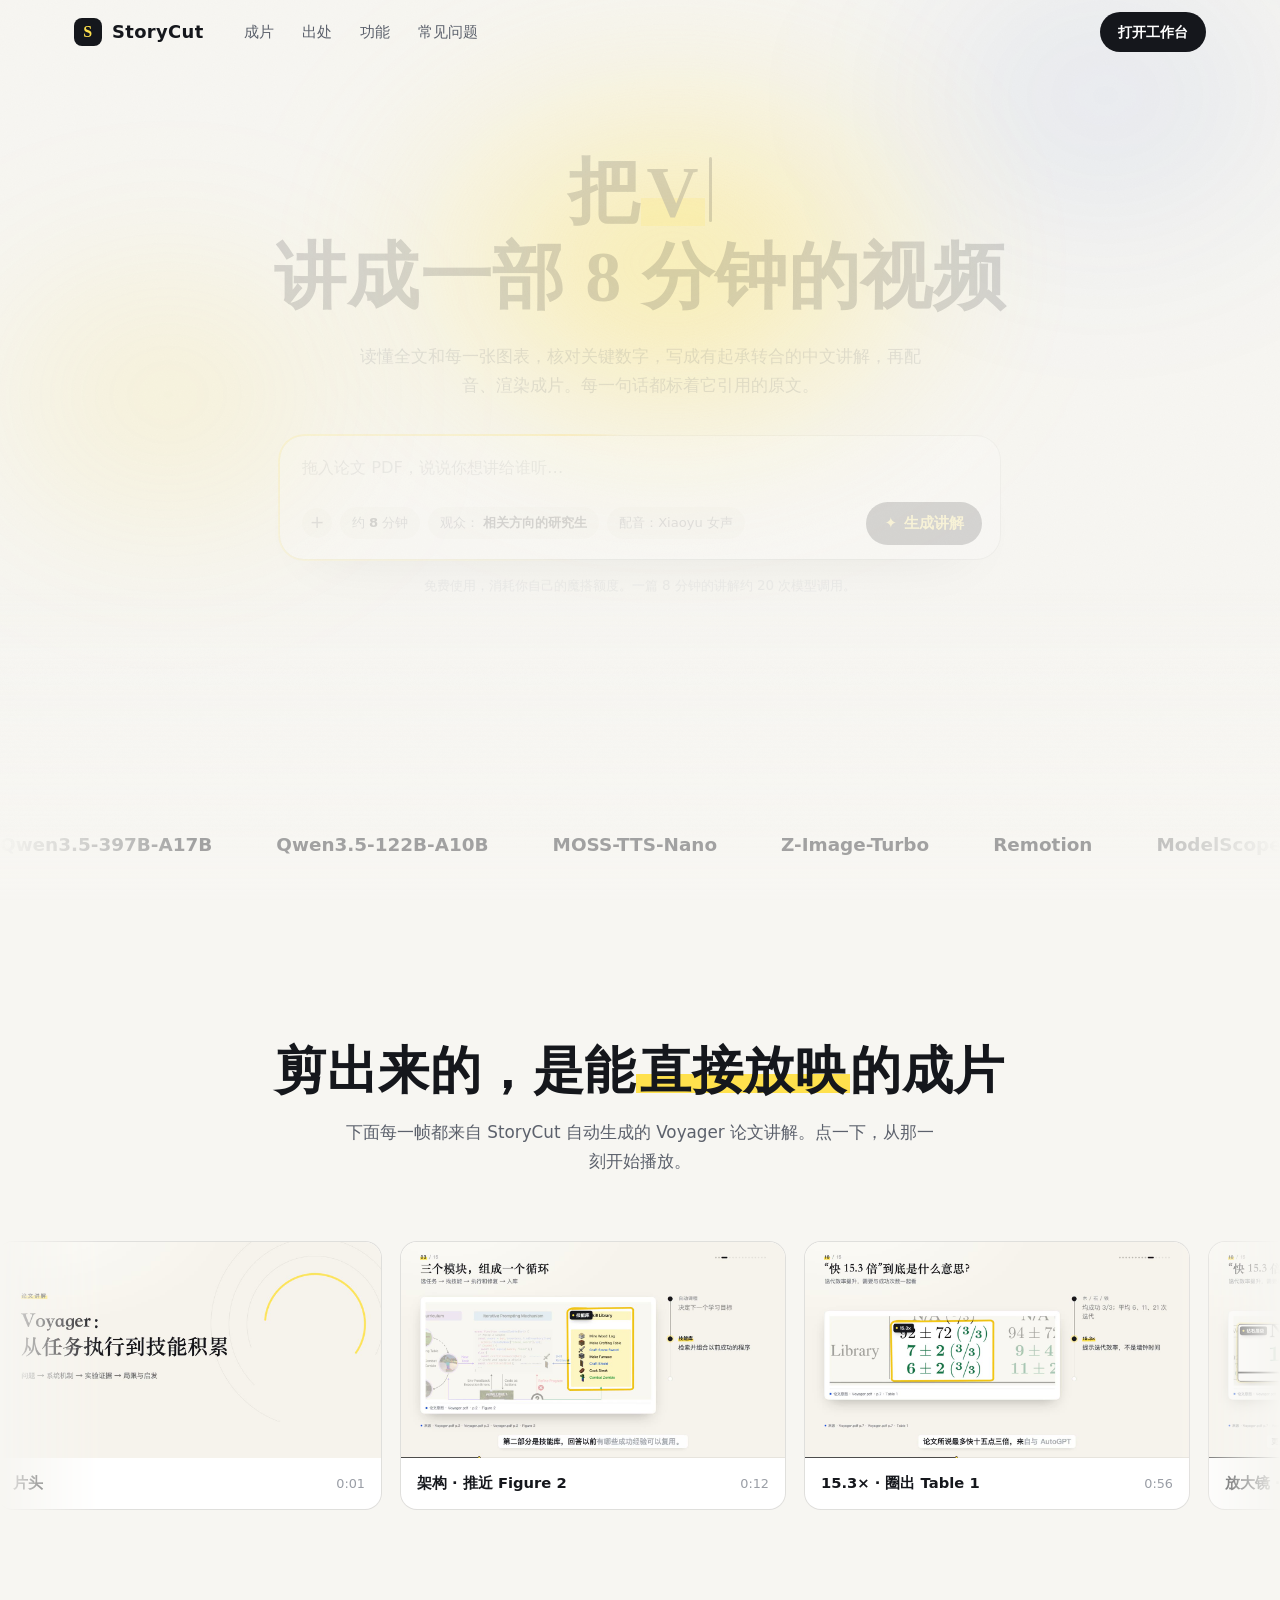
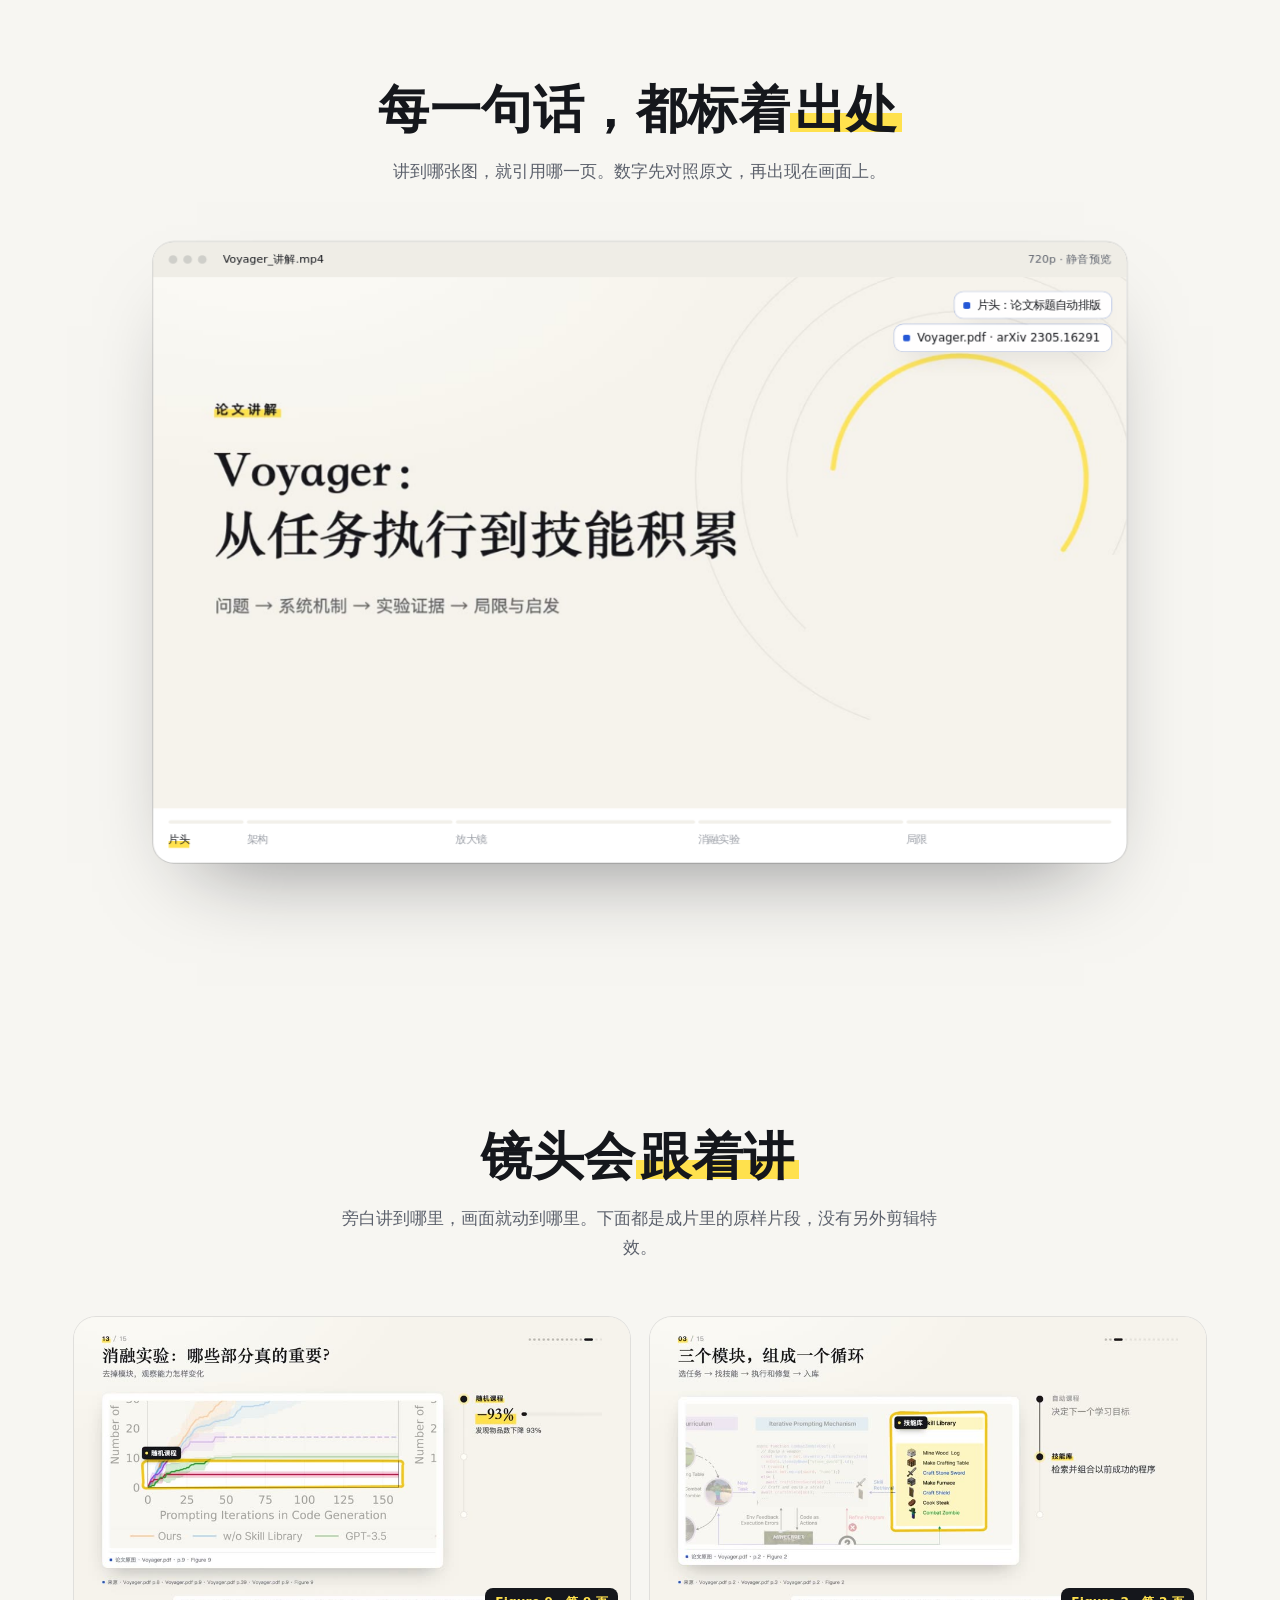
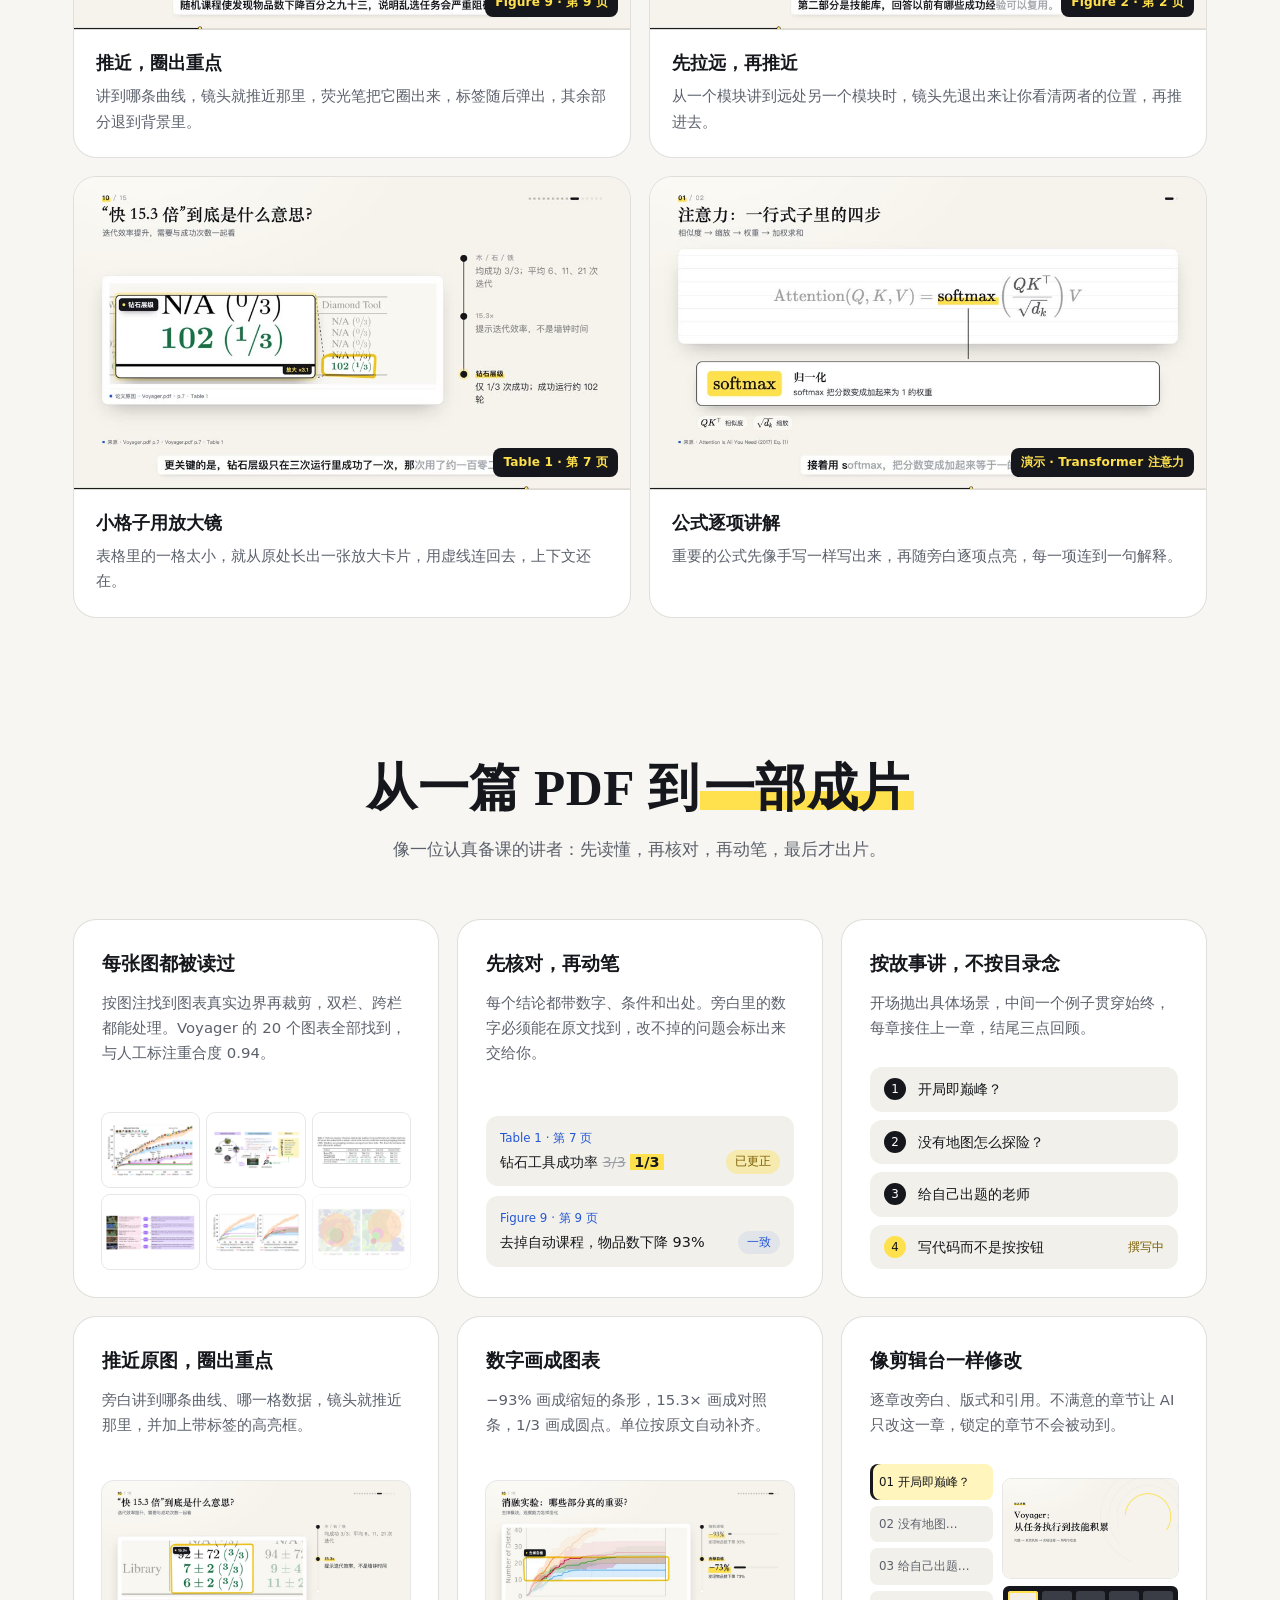
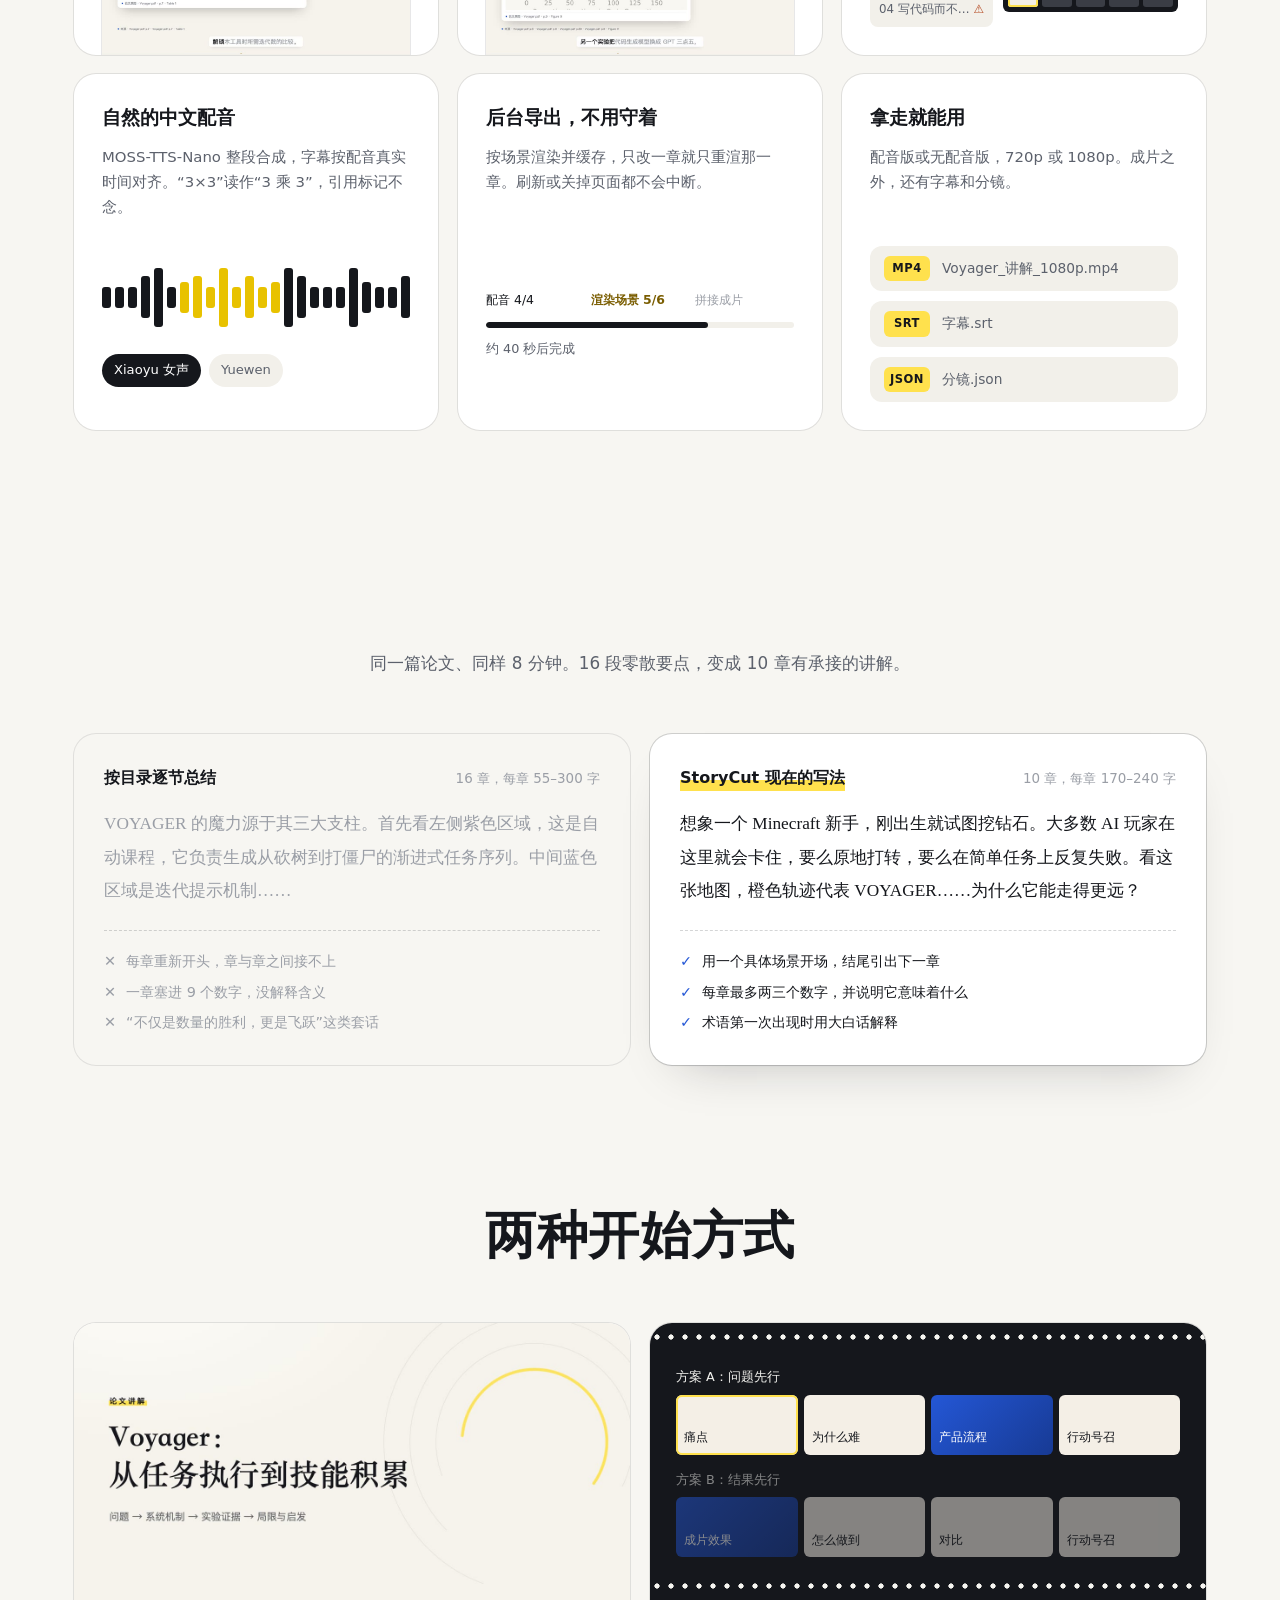
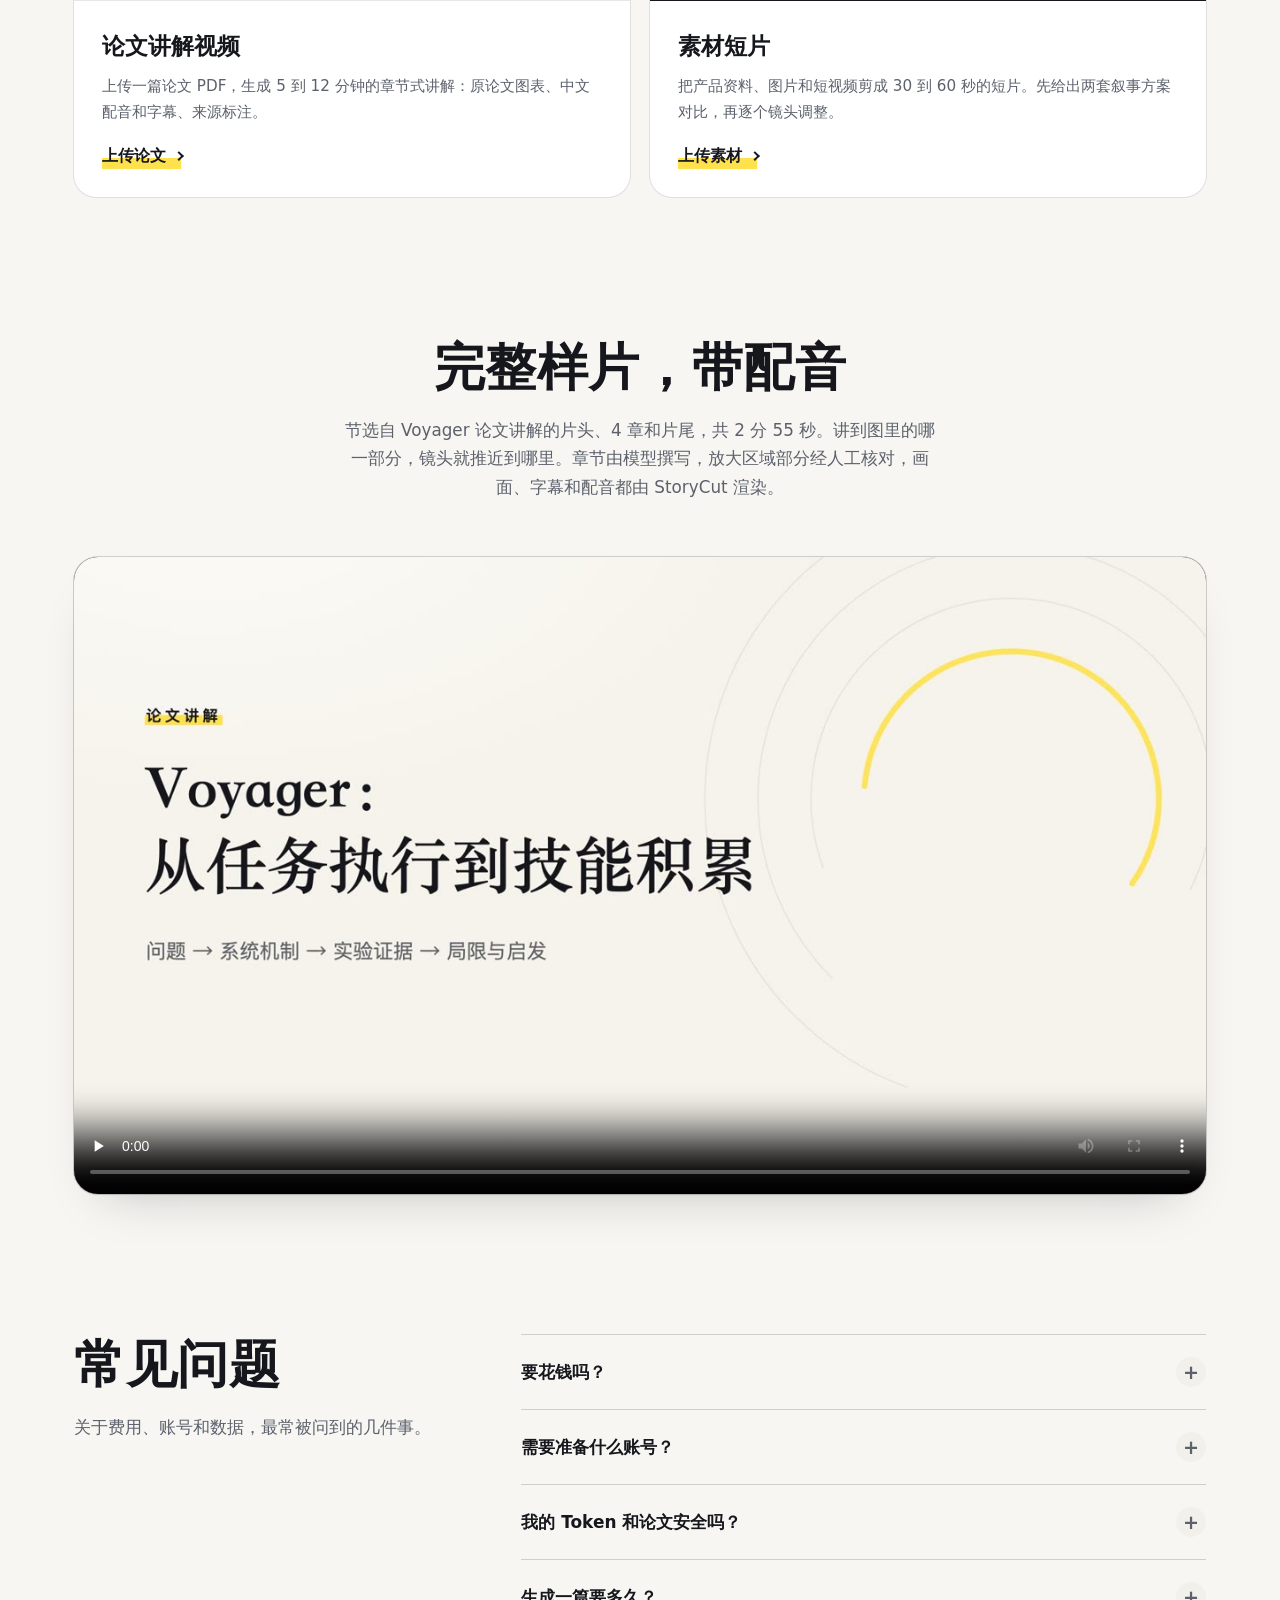
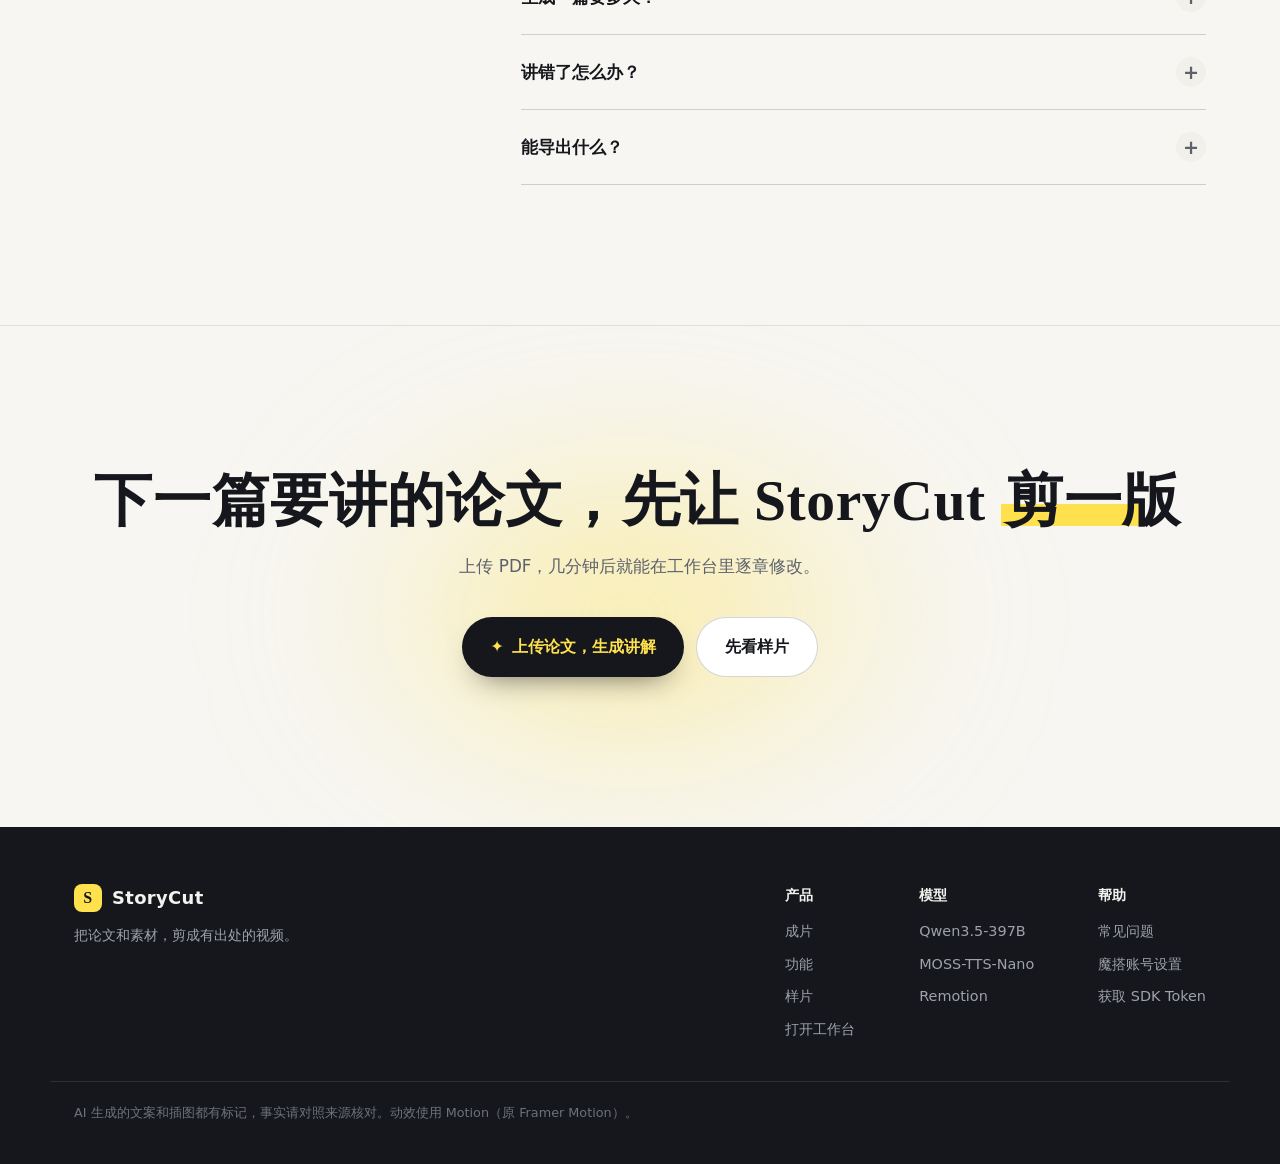
<file: index.html>
<!doctype html>
<html lang="zh-CN">
<head>
<meta charset="utf-8">
<meta name="viewport" content="width=device-width, initial-scale=1">
<title>StoryCut：把论文讲成有出处的视频</title>
<meta name="description" content="上传一篇论文，StoryCut 读懂全文和图表、核对关键数字，写成有起承转合的中文讲解，配音并渲染成视频。每句话都标着它引用的原文。">
<meta name="theme-color" content="#f7f6f2">
<link rel="icon" href="data:image/svg+xml,%3Csvg xmlns='http://www.w3.org/2000/svg' viewBox='0 0 32 32'%3E%3Crect width='32' height='32' rx='8' fill='%2315171c'/%3E%3Cpath d='M9 21.5c1.4 1.2 3.4 1.9 5.4 1.9 3 0 5-1.4 5-3.6 0-4.6-9.6-2.9-9.6-7.4 0-2 1.9-3.4 4.6-3.4 1.8 0 3.4.5 4.6 1.4' fill='none' stroke='%23ffe14d' stroke-width='2.6' stroke-linecap='round'/%3E%3C/svg%3E">
<link rel="stylesheet" href="style.css?v=34">
</head>
<body>

<header class="nav" id="nav">
  <div class="nav-inner">
    <a class="logo" href="#top" aria-label="StoryCut 首页"><span class="logo-mark" aria-hidden="true">S</span>StoryCut</a>
    <nav class="nav-links" aria-label="页面导航">
      <a href="#frames">成片</a>
      <a href="#cite">出处</a>
      <a href="#features">功能</a>
      <a href="#faq">常见问题</a>
    </nav>
    <a class="btn btn-ink btn-sm" data-app href="#">打开工作台</a>
  </div>
</header>

<main id="top">

  <!-- Hero ------------------------------------------------------------ -->
  <section class="hero" id="hero">
    <div class="glow" aria-hidden="true"><i class="b1"></i><i class="b2"></i><i class="b3"></i></div>
    <div class="grain" aria-hidden="true"></div>

    <a class="float-card fc-left" href="#frames" data-depth="1" aria-label="看成片画面：Voyager 引言">
      <span class="fc-inner"><img src="assets/figure.jpg?v=5" alt="">
      <span class="fc-play" aria-hidden="true"></span>
      <span class="fc-meta"><b>引言：终身学习的挑战</b><small>Voyager · Figure 1 · 第 1 页</small><i style="--w:38%"></i></span></span>
    </a>
    <a class="float-card fc-right" href="#frames" data-depth="-1" aria-label="看成片画面：Voyager 消融实验">
      <span class="fc-inner"><img src="assets/metric.jpg?v=5" alt="">
      <span class="fc-play" aria-hidden="true"></span>
      <span class="fc-meta"><b>消融实验：缺了哪块都不行</b><small>Voyager · Figure 9 · 第 9 页</small><i style="--w:64%"></i></span></span>
    </a>

    <div class="hero-inner">
      <h1 class="hero-title" aria-label="把一篇论文讲成一部有出处的视频">
        <span class="line" aria-hidden="true">把<span class="typed" id="typed">一篇论文</span><span class="caret"></span></span>
        <span class="line" aria-hidden="true">讲成一部 <em id="typedMin">8</em> 分钟的视频</span>
      </h1>
      <p class="hero-sub">读懂全文和每一张图表，核对关键数字，写成有起承转合的中文讲解，再配音、渲染成片。每一句话都标着它引用的原文。</p>

      <a class="prompt" data-app href="#" aria-label="打开工作台，上传论文生成讲解">
        <span class="prompt-ring" aria-hidden="true"></span>
        <span class="prompt-text">拖入论文 PDF，说说你想讲给谁听…</span>
        <span class="prompt-row">
          <span class="chip chip-icon" aria-hidden="true">+</span>
          <span class="chip">约 <b id="chipMin">8</b> 分钟</span>
          <span class="chip">观众：<b id="chipWho">相关方向的研究生</b></span>
          <span class="chip hide-sm">配音：Xiaoyu 女声</span>
          <span class="go"><span aria-hidden="true">✦</span>生成讲解</span>
        </span>
      </a>
      <p class="hero-fine">免费使用，消耗你自己的魔搭额度。一篇 8 分钟的讲解约 20 次模型调用。</p>
    </div>

    <div class="marquee" aria-label="使用的模型">
      <div class="marquee-track">
        <span>Qwen3.5-397B-A17B</span><span>Qwen3.5-122B-A10B</span><span>MOSS-TTS-Nano</span><span>Z-Image-Turbo</span><span>Remotion</span><span>ModelScope 魔搭</span>
        <span aria-hidden="true">Qwen3.5-397B-A17B</span><span aria-hidden="true">Qwen3.5-122B-A10B</span><span aria-hidden="true">MOSS-TTS-Nano</span><span aria-hidden="true">Z-Image-Turbo</span><span aria-hidden="true">Remotion</span><span aria-hidden="true">ModelScope 魔搭</span>
      </div>
    </div>
  </section>

  <!-- Frames strip ---------------------------------------------------- -->
  <section class="frames" id="frames" aria-labelledby="frames-title">
    <div class="wrap center">
      <h2 class="reveal-chars" id="frames-title">剪出来的，是能<span class="hl">直接放映</span>的成片</h2>
      <p class="lead">下面每一帧都来自 StoryCut 自动生成的 Voyager 论文讲解。点一下，从那一刻开始播放。</p>
    </div>
    <div class="strip" id="strip">
      <div class="strip-track" id="stripTrack">
        <button class="frame" data-t="1.5"><img src="assets/cover.jpg?v=5" alt="片头：论文标题"><span><b>片头</b><small>0:01</small></span></button>
        <button class="frame" data-t="12.1"><img src="assets/f_arch.jpg?v=5" alt="架构图：镜头推近技能库"><span><b>架构 · 推近 Figure 2</b><small>0:12</small></span></button>
        <button class="frame" data-t="56.9"><img src="assets/f_table.jpg?v=5" alt="Table 1：圈出 15.3 倍的来源"><span><b>15.3× · 圈出 Table 1</b><small>0:56</small></span></button>
        <button class="frame" data-t="71.2"><img src="assets/f_loupe.jpg?v=5" alt="放大镜：钻石层级 102 (1/3)"><span><b>放大镜 · 钻石层级</b><small>1:11</small></span></button>
        <button class="frame" data-t="88.4"><img src="assets/f_ablation.jpg?v=5" alt="消融实验：−93%"><span><b>消融实验 · −93%</b><small>1:28</small></span></button>
        <button class="frame" data-t="156.5"><img src="assets/f_limits.jpg?v=5" alt="局限：三张卡片"><span><b>局限与挑战</b><small>2:36</small></span></button>
        <button class="frame" data-t="172.8"><img src="assets/f_recap.jpg?v=5" alt="片尾：章节回顾"><span><b>片尾回顾</b><small>2:52</small></span></button>
      </div>
    </div>
  </section>

  <!-- Citation player (the signature) --------------------------------- -->
  <section class="cite" id="cite" aria-labelledby="cite-title">
    <div class="wrap center">
      <h2 class="reveal-chars" id="cite-title">每一句话，都标着<span class="hl">出处</span></h2>
      <p class="lead">讲到哪张图，就引用哪一页。数字先对照原文，再出现在画面上。</p>
    </div>
    <div class="wrap">
      <figure class="player" id="player">
        <div class="player-bar" aria-hidden="true">
          <span></span><span></span><span></span>
          <b>Voyager_讲解.mp4</b>
          <em>720p · 静音预览</em>
        </div>
        <div class="player-screen">
          <video id="heroVideo" src="assets/hero.mp4?v=5" poster="assets/cover.jpg?v=5" muted loop playsinline preload="metadata"
                 aria-label="StoryCut 生成的 Voyager 论文讲解片段（静音预览）"></video>
          <div class="cite-stack" id="citeStack" aria-live="polite"></div>
        </div>
        <ol class="scrub" id="scrub" aria-label="样片章节">
          <li data-at="0"><i></i><span>片头</span></li>
          <li data-at="2.2"><i></i><span>架构</span></li>
          <li data-at="8.2"><i></i><span>放大镜</span></li>
          <li data-at="15.2"><i></i><span>消融实验</span></li>
          <li data-at="21.2"><i></i><span>局限</span></li>
        </ol>
      </figure>
    </div>
  </section>

  <!-- Camera moves (clips from the film) ---------------------------------- -->
  <section class="motion" id="motion" aria-labelledby="motion-title">
    <div class="wrap center">
      <h2 class="reveal-chars" id="motion-title">镜头会<span class="hl">跟着讲</span></h2>
      <p class="lead">旁白讲到哪里，画面就动到哪里。下面都是成片里的原样片段，没有另外剪辑特效。</p>
    </div>
    <div class="wrap motion-grid">
      <figure class="clip">
        <div class="clip-screen"><video data-loop src="assets/m_zoom.mp4?v=5" poster="assets/m_zoom.jpg?v=5" muted loop playsinline preload="none"></video><span class="clip-tag">Figure 9 · 第 9 页</span></div>
        <figcaption><b>推近，圈出重点</b><span>讲到哪条曲线，镜头就推近那里，荧光笔把它圈出来，标签随后弹出，其余部分退到背景里。</span></figcaption>
      </figure>
      <figure class="clip">
        <div class="clip-screen"><video data-loop src="assets/m_pull.mp4?v=5" poster="assets/m_pull.jpg?v=5" muted loop playsinline preload="none"></video><span class="clip-tag">Figure 2 · 第 2 页</span></div>
        <figcaption><b>先拉远，再推近</b><span>从一个模块讲到远处另一个模块时，镜头先退出来让你看清两者的位置，再推进去。</span></figcaption>
      </figure>
      <figure class="clip">
        <div class="clip-screen"><video data-loop src="assets/m_loupe.mp4?v=5" poster="assets/m_loupe.jpg?v=5" muted loop playsinline preload="none"></video><span class="clip-tag">Table 1 · 第 7 页</span></div>
        <figcaption><b>小格子用放大镜</b><span>表格里的一格太小，就从原处长出一张放大卡片，用虚线连回去，上下文还在。</span></figcaption>
      </figure>
      <figure class="clip">
        <div class="clip-screen"><video data-loop src="assets/m_formula.mp4?v=5" poster="assets/m_formula.jpg?v=5" muted loop playsinline preload="none"></video><span class="clip-tag">演示 · Transformer 注意力</span></div>
        <figcaption><b>公式逐项讲解</b><span>重要的公式先像手写一样写出来，再随旁白逐项点亮，每一项连到一句解释。</span></figcaption>
      </figure>
    </div>
  </section>

  <!-- Feature grid ----------------------------------------------------- -->
  <section class="features" id="features" aria-labelledby="features-title">
    <div class="wrap center">
      <h2 class="reveal-chars" id="features-title">从一篇 PDF 到<span class="hl">一部成片</span></h2>
      <p class="lead">像一位认真备课的讲者：先读懂，再核对，再动笔，最后才出片。</p>
    </div>
    <div class="wrap grid">
      <article class="card">
        <h3>每张图都被读过</h3>
        <p>按图注找到图表真实边界再裁剪，双栏、跨栏都能处理。Voyager 的 20 个图表全部找到，与人工标注重合度 0.94。</p>
        <div class="viz viz-figs" aria-hidden="true">
          <img src="assets/fig01_exploration.jpg" alt=""><img src="assets/fig02_architecture.jpg" alt=""><img src="assets/table01_with_caption.jpg" alt="">
          <img src="assets/fig03_curriculum.jpg" alt=""><img src="assets/fig09_ablations.jpg" alt=""><img class="pending" src="assets/fig07_map.jpg" alt="">
        </div>
      </article>
      <article class="card">
        <h3>先核对，再动笔</h3>
        <p>每个结论都带数字、条件和出处。旁白里的数字必须能在原文找到，改不掉的问题会标出来交给你。</p>
        <div class="viz viz-facts" aria-hidden="true">
          <div><small>Table 1 · 第 7 页</small><span>钻石工具成功率 <s>3/3</s> <mark>1/3</mark></span><em class="t-fix">已更正</em></div>
          <div><small>Figure 9 · 第 9 页</small><span>去掉自动课程，物品数下降 93%</span><em class="t-ok">一致</em></div>
        </div>
      </article>
      <article class="card">
        <h3>按故事讲，不按目录念</h3>
        <p>开场抛出具体场景，中间一个例子贯穿始终，每章接住上一章，结尾三点回顾。</p>
        <div class="viz viz-outline" aria-hidden="true">
          <span class="ok"><i>1</i>开局即巅峰？</span>
          <span class="ok"><i>2</i>没有地图怎么探险？</span>
          <span class="ok"><i>3</i>给自己出题的老师</span>
          <span class="run"><i>4</i>写代码而不是按按钮</span>
        </div>
      </article>
      <article class="card">
        <h3>推近原图，圈出重点</h3>
        <p>旁白讲到哪条曲线、哪一格数据，镜头就推近那里，并加上带标签的高亮框。</p>
        <div class="viz viz-shot" aria-hidden="true"><video data-loop src="assets/c_table.mp4?v=5" poster="assets/c_table.jpg?v=5" muted loop playsinline preload="none"></video></div>
      </article>
      <article class="card">
        <h3>数字画成图表</h3>
        <p>−93% 画成缩短的条形，15.3× 画成对照条，1/3 画成圆点。单位按原文自动补齐。</p>
        <div class="viz viz-shot" aria-hidden="true"><video data-loop src="assets/c_metric.mp4?v=5" poster="assets/c_metric.jpg?v=5" muted loop playsinline preload="none"></video></div>
      </article>
      <article class="card">
        <h3>像剪辑台一样修改</h3>
        <p>逐章改旁白、版式和引用。不满意的章节让 AI 只改这一章，锁定的章节不会被动到。</p>
        <div class="viz viz-bench" aria-hidden="true">
          <div class="vb-list"><span class="on">01 开局即巅峰？</span><span>02 没有地图…</span><span>03 给自己出题…</span><span class="flag">04 写代码而不…</span></div>
          <div class="vb-main"><img src="assets/cover.jpg?v=5" alt=""><div class="vb-strip"><i class="on"></i><i></i><i></i><i></i><i></i></div></div>
        </div>
      </article>
      <article class="card">
        <h3>自然的中文配音</h3>
        <p>MOSS-TTS-Nano 整段合成，字幕按配音真实时间对齐。“3×3”读作“3 乘 3”，引用标记不念。</p>
        <div class="viz viz-wave" aria-hidden="true">
          <div class="wave"><i></i><i></i><i></i><i></i><i></i><i></i><i></i><i></i><i></i><i></i><i></i><i></i><i></i><i></i><i></i><i></i><i></i><i></i><i></i><i></i><i></i><i></i><i></i><i></i></div>
          <div class="voices"><span class="on">Xiaoyu 女声</span><span>Yuewen</span></div>
        </div>
      </article>
      <article class="card">
        <h3>后台导出，不用守着</h3>
        <p>按场景渲染并缓存，只改一章就只重渲那一章。刷新或关掉页面都不会中断。</p>
        <div class="viz viz-export" aria-hidden="true">
          <ol><li class="done">配音 4/4</li><li class="active">渲染场景 5/6</li><li>拼接成片</li></ol>
          <div class="bar"><i></i></div>
          <small>约 40 秒后完成</small>
        </div>
      </article>
      <article class="card">
        <h3>拿走就能用</h3>
        <p>配音版或无配音版，720p 或 1080p。成片之外，还有字幕和分镜。</p>
        <div class="viz viz-files" aria-hidden="true">
          <span><b>MP4</b>Voyager_讲解_1080p.mp4</span>
          <span><b>SRT</b>字幕.srt</span>
          <span><b>JSON</b>分镜.json</span>
        </div>
      </article>
    </div>
  </section>

  <!-- Script before / after ------------------------------------------- -->
  <section class="script" aria-labelledby="script-title">
    <div class="wrap center">
      <h2 class="reveal-chars" id="script-title">听起来<span class="hl">像人在讲</span>，而不是在念摘要</h2>
      <p class="lead">同一篇论文、同样 8 分钟。16 段零散要点，变成 10 章有承接的讲解。</p>
    </div>
    <div class="wrap compare">
      <article class="say say-old">
        <header><b>按目录逐节总结</b><span>16 章，每章 55–300 字</span></header>
        <p>VOYAGER 的魔力源于其三大支柱。首先看左侧紫色区域，这是自动课程，它负责生成从砍树到打僵尸的渐进式任务序列。中间蓝色区域是迭代提示机制……</p>
        <ul><li>每章重新开头，章与章之间接不上</li><li>一章塞进 9 个数字，没解释含义</li><li>“不仅是数量的胜利，更是飞跃”这类套话</li></ul>
      </article>
      <article class="say say-new">
        <header><b>StoryCut 现在的写法</b><span>10 章，每章 170–240 字</span></header>
        <p>想象一个 Minecraft 新手，刚出生就试图挖钻石。大多数 AI 玩家在这里就会卡住，要么原地打转，要么在简单任务上反复失败。看这张地图，橙色轨迹代表 VOYAGER……为什么它能走得更远？</p>
        <ul><li>用一个具体场景开场，结尾引出下一章</li><li>每章最多两三个数字，并说明它意味着什么</li><li>术语第一次出现时用大白话解释</li></ul>
      </article>
    </div>
  </section>

  <!-- Two entries ----------------------------------------------------- -->
  <section class="entries" aria-labelledby="entries-title">
    <div class="wrap center">
      <h2 class="reveal-chars" id="entries-title">两种开始方式</h2>
    </div>
    <div class="wrap entry-grid">
      <a class="entry" data-app href="#">
        <span class="entry-art"><img src="assets/cover.jpg?v=5" alt="" loading="lazy"></span>
        <span class="entry-body">
          <b>论文讲解视频</b>
          <span>上传一篇论文 PDF，生成 5 到 12 分钟的章节式讲解：原论文图表、中文配音和字幕、来源标注。</span>
          <em>上传论文</em>
        </span>
      </a>
      <a class="entry" data-app href="#">
        <span class="entry-art short-art" aria-hidden="true">
          <span class="plan"><b>方案 A：问题先行</b><span class="shots"><i class="on">痛点</i><i>为什么难</i><i class="pic">产品流程</i><i>行动号召</i></span></span>
          <span class="plan dim"><b>方案 B：结果先行</b><span class="shots"><i class="pic">成片效果</i><i>怎么做到</i><i>对比</i><i>行动号召</i></span></span>
        </span>
        <span class="entry-body">
          <b>素材短片</b>
          <span>把产品资料、图片和短视频剪成 30 到 60 秒的短片。先给出两套叙事方案对比，再逐个镜头调整。</span>
          <em>上传素材</em>
        </span>
      </a>
    </div>
  </section>

  <!-- Sample ---------------------------------------------------------- -->
  <section class="sample" id="sample" aria-labelledby="sample-title">
    <div class="wrap center">
      <h2 class="reveal-chars" id="sample-title">完整样片，带配音</h2>
      <p class="lead">节选自 Voyager 论文讲解的片头、4 章和片尾，共 2 分 55 秒。讲到图里的哪一部分，镜头就推近到哪里。章节由模型撰写，放大区域部分经人工核对，画面、字幕和配音都由 StoryCut 渲染。</p>
    </div>
    <div class="wrap">
      <div class="sample-frame">
        <video id="sampleVideo" src="assets/sample.mp4?v=5" poster="assets/cover.jpg?v=5" controls preload="none" playsinline
               aria-label="StoryCut 生成的 Voyager 论文讲解样片，带中文配音"></video>
      </div>
    </div>
  </section>

  <!-- FAQ ------------------------------------------------------------- -->
  <section class="faq" id="faq" aria-labelledby="faq-title">
    <div class="wrap faq-wrap">
      <div>
        <h2 class="reveal-chars" id="faq-title">常见问题</h2>
        <p class="lead left">关于费用、账号和数据，最常被问到的几件事。</p>
      </div>
      <div class="faq-list">
        <details><summary>要花钱吗？</summary><p>StoryCut 本身免费。生成讲解会调用魔搭 API-Inference 上的模型，消耗你自己账号的魔粒。一篇约 8 分钟的讲解大约 20 次调用。配音和渲染在服务器上完成，不额外消耗魔粒。</p></details>
        <details><summary>需要准备什么账号？</summary><p>一个魔搭 ModelScope 账号。第一次用之前，请在账号设置里完成阿里云账号绑定、实名认证和邮箱验证，否则模型接口会拒绝调用。也可以直接填写自己的 SDK Token。</p></details>
        <details><summary>我的 Token 和论文安全吗？</summary><p>自己填写的 Token 只保存在服务器内存里，8 小时后失效，不会写入文件，也不会发回浏览器。生成的项目只对创建它的账号可见。</p></details>
        <details><summary>生成一篇要多久？</summary><p>读论文到写完分镜，一篇 40 页左右的论文约 5 到 8 分钟。导出成片的时间取决于时长、清晰度和服务器配置。导出在后台进行，不用守着页面。</p></details>
        <details><summary>讲错了怎么办？</summary><p>每个镜头都标着它引用的原文页码和图表。自动核查没能解决的问题，会在章节列表上标出来。你可以直接改旁白，或者让 AI 只重写这一章。</p></details>
        <details><summary>能导出什么？</summary><p>MP4 成片（配音版或无配音版，720p 或 1080p），以及 SRT 字幕和分镜 JSON。</p></details>
      </div>
    </div>
  </section>

  <!-- Final CTA ------------------------------------------------------- -->
  <section class="final">
    <div class="glow glow-final" aria-hidden="true"><i class="b1"></i><i class="b2"></i></div>
    <div class="wrap center">
      <h2 class="reveal-chars"><span class="nb">下一篇要讲的论文，</span><span class="nb">先让 StoryCut <span class="hl">剪一版</span></span></h2>
      <p class="lead">上传 PDF，几分钟后就能在工作台里逐章修改。</p>
      <div class="cta-row">
        <a class="btn btn-primary btn-lg" data-app href="#"><span aria-hidden="true">✦</span>上传论文，生成讲解</a>
        <a class="btn btn-ghost btn-lg" href="#sample">先看样片</a>
      </div>
    </div>
  </section>
</main>

<footer class="foot">
  <div class="wrap foot-inner">
    <div class="foot-brand">
      <a class="logo" href="#top"><span class="logo-mark" aria-hidden="true">S</span>StoryCut</a>
      <p>把论文和素材，剪成有出处的视频。</p>
    </div>
    <nav class="foot-cols" aria-label="页脚">
      <div><b>产品</b><a href="#frames">成片</a><a href="#features">功能</a><a href="#sample">样片</a><a data-app href="#">打开工作台</a></div>
      <div><b>模型</b><a href="https://modelscope.cn/models/Qwen/Qwen3.5-397B-A17B" rel="noopener">Qwen3.5-397B</a><a href="https://github.com/OpenMOSS/MOSS-TTS-Nano" rel="noopener">MOSS-TTS-Nano</a><a href="https://www.remotion.dev" rel="noopener">Remotion</a></div>
      <div><b>帮助</b><a href="#faq">常见问题</a><a href="https://modelscope.cn/my/settings/account" rel="noopener">魔搭账号设置</a><a href="https://modelscope.cn/my/myaccesstoken" rel="noopener">获取 SDK Token</a></div>
    </nav>
  </div>
  <div class="wrap foot-legal">AI 生成的文案和插图都有标记，事实请对照来源核对。动效使用 <a href="https://motion.dev" rel="noopener">Motion</a>（原 Framer Motion）。</div>
</footer>

<script src="vendor/motion-12.4.7.js"></script>
<script src="main.js?v=34"></script>
</body>
</html>
</file>
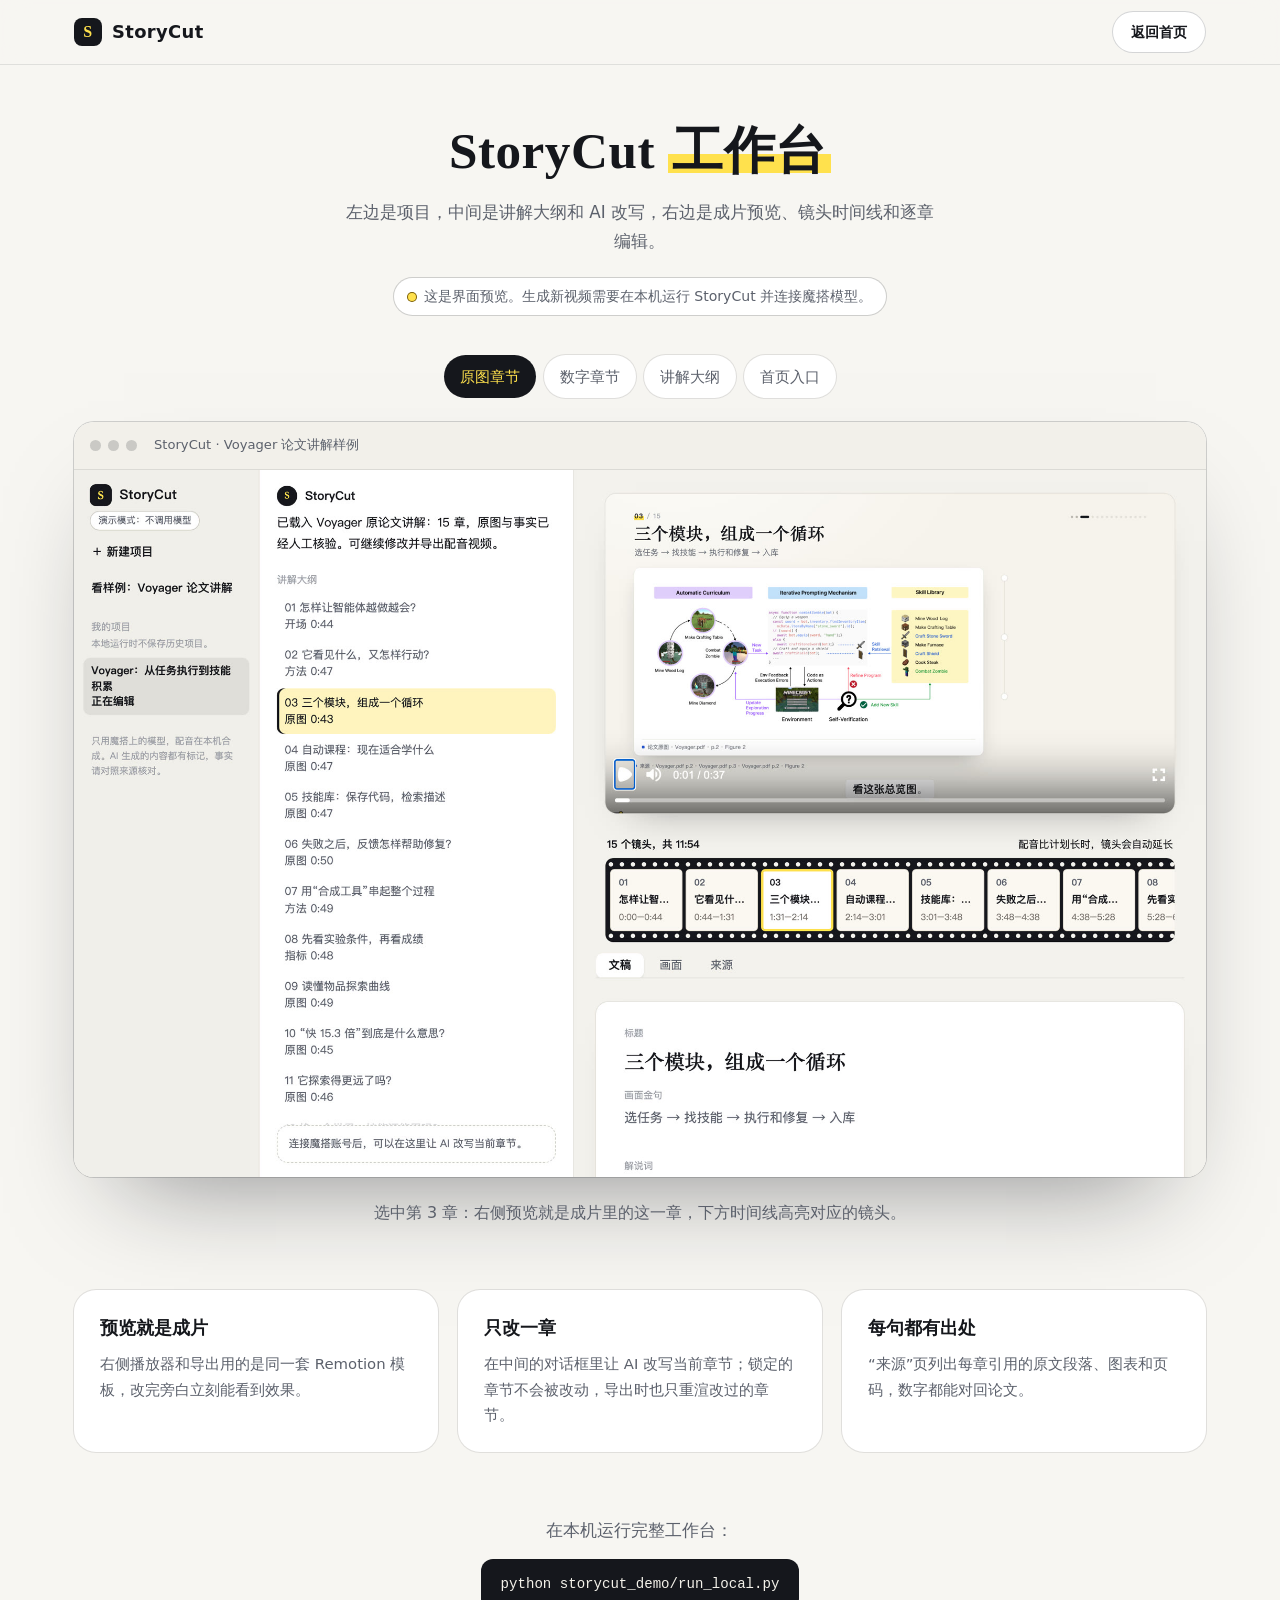
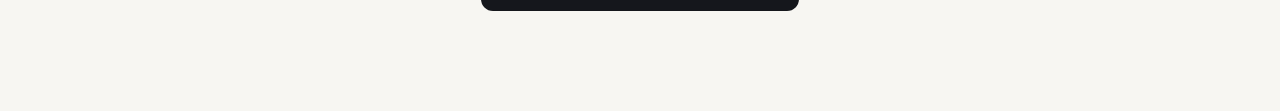
<file: workbench.html>
<!doctype html>
<html lang="zh-CN">
<head>
<meta charset="utf-8">
<meta name="viewport" content="width=device-width, initial-scale=1">
<title>StoryCut 工作台</title>
<meta name="description" content="StoryCut 工作台界面预览：讲解大纲、成片预览、镜头时间线和逐章编辑。">
<meta name="theme-color" content="#f7f6f2">
<link rel="icon" href="data:image/svg+xml,%3Csvg xmlns='http://www.w3.org/2000/svg' viewBox='0 0 32 32'%3E%3Crect width='32' height='32' rx='8' fill='%2315171c'/%3E%3Cpath d='M9 21.5c1.4 1.2 3.4 1.9 5.4 1.9 3 0 5-1.4 5-3.6 0-4.6-9.6-2.9-9.6-7.4 0-2 1.9-3.4 4.6-3.4 1.8 0 3.4.5 4.6 1.4' fill='none' stroke='%23ffe14d' stroke-width='2.6' stroke-linecap='round'/%3E%3C/svg%3E">
<link rel="stylesheet" href="style.css?v=34">
<style>
  .wb { padding: 120px 0 100px; }
  .wb-note { display: inline-flex; align-items: center; gap: 8px; margin-top: 22px; padding: 7px 14px; border-radius: 999px;
    background: var(--card); box-shadow: 0 0 0 1px var(--line-2); color: var(--muted); font-size: .88rem; }
  .wb-note b { width: 8px; height: 8px; border-radius: 4px; background: var(--hl); box-shadow: 0 0 0 1px var(--hl-text); }
  .wb-tabs { display: flex; flex-wrap: wrap; justify-content: center; gap: 8px; margin-top: 40px; }
  .wb-tab { padding: 9px 16px; border: 0; border-radius: 999px; background: var(--card); box-shadow: 0 0 0 1px var(--line); color: var(--muted);
    font: inherit; font-size: .92rem; cursor: pointer; transition: box-shadow .2s, color .2s, background-color .2s; }
  .wb-tab:hover { color: var(--ink); box-shadow: 0 0 0 1px var(--ink); }
  .wb-tab[aria-selected="true"] { background: var(--ink); color: var(--hl); box-shadow: none; }
  .wb-frame { margin-top: 24px; border-radius: 20px; overflow: hidden; background: var(--card);
    box-shadow: 0 0 0 1px var(--line-2), 0 50px 100px -50px rgba(20, 22, 30, .5); }
  .wb-bar { display: flex; align-items: center; gap: 7px; padding: 12px 16px; border-bottom: 1px solid var(--line); background: var(--card-2); }
  .wb-bar span { width: 11px; height: 11px; border-radius: 6px; background: var(--line-2); }
  .wb-bar em { margin-left: 10px; color: var(--muted); font-size: .82rem; font-style: normal; }
  .wb-shot { display: block; width: 100%; aspect-ratio: 1440 / 900; object-fit: cover; object-position: top; background: var(--card-2); }
  .wb-caption { max-width: 46em; margin: 22px auto 0; color: var(--muted); text-align: center; }
  .wb-points { display: grid; grid-template-columns: repeat(3, minmax(0, 1fr)); gap: 20px; margin-top: 64px; }
  .wb-points article { padding: 24px 26px; border-radius: var(--r); background: var(--card); box-shadow: 0 0 0 1px var(--line); }
  .wb-points h3 { font-size: 1.1rem; font-weight: 600; }
  .wb-points p { margin-top: 8px; color: var(--muted); font-size: .93rem; }
  .wb-run { margin-top: 64px; text-align: center; }
  .wb-run pre { display: inline-block; margin: 14px auto 0; padding: 14px 20px; border-radius: 12px; background: var(--ink); color: #f4f2ea;
    font-size: .88rem; text-align: left; white-space: pre-wrap; word-break: break-all; }
  @media (max-width: 760px) {
    .wb { padding-top: 96px; }
    .wb-points { grid-template-columns: 1fr; }
  }
</style>
</head>
<body>

<header class="nav scrolled" id="nav">
  <div class="nav-inner">
    <a class="logo" href="./" aria-label="StoryCut 首页"><span class="logo-mark" aria-hidden="true">S</span>StoryCut</a>
    <a class="btn btn-ghost btn-sm" href="./">返回首页</a>
  </div>
</header>

<main class="wb">
  <div class="wrap center">
    <h1 class="wb-title" style="font-size: clamp(2rem, 4.2vw, 3.2rem); line-height: 1.22;">StoryCut <span class="hl">工作台</span></h1>
    <p class="lead">左边是项目，中间是讲解大纲和 AI 改写，右边是成片预览、镜头时间线和逐章编辑。</p>
    <p class="wb-note"><b aria-hidden="true"></b>这是界面预览。生成新视频需要在本机运行 StoryCut 并连接魔搭模型。</p>

    <div class="wb-tabs" role="tablist" aria-label="工作台截图">
      <button class="wb-tab" role="tab" aria-selected="true" data-shot="wb_bench_ch3" data-text="选中第 3 章：右侧预览就是成片里的这一章，下方时间线高亮对应的镜头。">原图章节</button>
      <button class="wb-tab" role="tab" aria-selected="false" data-shot="wb_bench_ch13" data-text="消融实验一章：右侧预览这一章的两组曲线，下方的文稿可以逐章修改标题、旁白和版式。">数字章节</button>
      <button class="wb-tab" role="tab" aria-selected="false" data-shot="wb_bench_ch1" data-text="载入样例后：15 章的讲解大纲，每章标出版式和时长，整片 11 分 54 秒。">讲解大纲</button>
      <button class="wb-tab" role="tab" aria-selected="false" data-shot="wb_home" data-text="首页就是入口：把论文拖进对话框，选时长、观众和配音，点生成。">首页入口</button>
    </div>
  </div>

  <div class="wrap">
    <figure class="wb-frame" style="margin-left: 0; margin-right: 0;">
      <div class="wb-bar" aria-hidden="true"><span></span><span></span><span></span><em>StoryCut · Voyager 论文讲解样例</em></div>
      <img class="wb-shot" id="wbShot" src="assets/wb_bench_ch3.jpg" alt="StoryCut 工作台截图">
    </figure>
    <p class="wb-caption" id="wbCaption" aria-live="polite">选中第 3 章：右侧预览就是成片里的这一章，下方时间线高亮对应的镜头。</p>

    <div class="wb-points">
      <article><h3>预览就是成片</h3><p>右侧播放器和导出用的是同一套 Remotion 模板，改完旁白立刻能看到效果。</p></article>
      <article><h3>只改一章</h3><p>在中间的对话框里让 AI 改写当前章节；锁定的章节不会被改动，导出时也只重渲改过的章节。</p></article>
      <article><h3>每句都有出处</h3><p>“来源”页列出每章引用的原文段落、图表和页码，数字都能对回论文。</p></article>
    </div>

    <div class="wb-run">
      <p class="lead">在本机运行完整工作台：</p>
      <pre>python storycut_demo/run_local.py</pre>
    </div>
  </div>
</main>

<script>
  (() => {
    const tabs = [...document.querySelectorAll(".wb-tab")];
    const shot = document.getElementById("wbShot");
    const caption = document.getElementById("wbCaption");
    tabs.forEach((tab) => {
      const preload = new Image();
      preload.src = `assets/${tab.dataset.shot}.jpg`;
      tab.addEventListener("click", () => {
        tabs.forEach((t) => t.setAttribute("aria-selected", String(t === tab)));
        shot.src = `assets/${tab.dataset.shot}.jpg`;
        caption.textContent = tab.dataset.text;
      });
    });
  })();
</script>
</body>
</html>
</file>
<file: style.css>
/* StoryCut website: "highlighter on paper". A carefully read paper is the look:
   white paper, black ink, a yellow highlighter for what matters, hyperlink blue for citations.
   The highlighter is the film's own move (circle what is being explained), so it is the one accent.
   Layout and motion follow suno.com; motion runs on Motion (motion.dev), see main.js. */
:root {
  --bg: #f7f6f2;
  --bg-2: #efede6;
  --card: #ffffff;
  --card-2: #f2f0ea;
  --line: rgba(20, 22, 30, .10);
  --line-2: rgba(20, 22, 30, .18);
  --text: #15171c;
  --muted: #5c616c;
  --faint: #9a9ea6;
  --ink: #15171c;
  --hl: #ffe14d;                       /* the highlighter */
  --hl-soft: rgba(255, 214, 0, .26);
  --hl-text: #7a5d00;                  /* readable "yellow" for text on white */
  --cite: #2457d6;                     /* hyperlink blue, for every citation */
  --cite-bg: rgba(36, 87, 214, .08);
  --ok: #1f7a4d;
  --warn: #b4461d;
  --paper: #f4efe6;                    /* the films' own ivory */
  --sans: "PingFang SC", "Hiragino Sans GB", "Noto Sans CJK SC", "Microsoft YaHei", -apple-system, "SF Pro Text", system-ui, "Segoe UI", sans-serif;
  --serif: "Songti SC", "Source Han Serif SC", "Noto Serif CJK SC", "STSong", serif;
  --shadow: 0 1px 2px rgba(20, 22, 30, .05), 0 24px 50px -30px rgba(20, 22, 30, .28);
  --wrap: 1180px;
  --r: 22px;
}

*, *::before, *::after { box-sizing: border-box; }
html { scroll-behavior: smooth; scroll-padding-top: 72px; -webkit-text-size-adjust: 100%; background: var(--bg); }
body { margin: 0; background: var(--bg); color: var(--text); font: 400 16px/1.7 var(--sans); font-variant-numeric: tabular-nums;
  -webkit-font-smoothing: antialiased; overflow-x: hidden; }
img, video { display: block; max-width: 100%; }
a { color: inherit; }
h1, h2, h3, p { margin: 0; }
h1, h2 { font-family: var(--serif); font-weight: 700; letter-spacing: .01em; text-wrap: balance; }
:focus-visible { outline: 2px solid var(--cite); outline-offset: 3px; border-radius: 8px; }
::selection { background: var(--hl); color: var(--ink); }
button { font: inherit; color: inherit; }
.wrap { width: 100%; max-width: var(--wrap); margin: 0 auto; padding: 0 24px; }
.center { text-align: center; }
.nb { display: inline-block; }
.ch { display: inline-block; will-change: transform, opacity, filter; }  /* heading characters, animated in main.js */
.lead { max-width: 36em; margin: 16px auto 0; color: var(--muted); font-size: 1.05rem; }
.lead.left { margin-left: 0; }
section h2 { font-size: clamp(2rem, 4.2vw, 3.2rem); line-height: 1.22; }

/* The highlighter stroke: a band under the lower part of the text, drawn left to right. */
.hl { padding: 0 .08em; background: linear-gradient(transparent 56%, var(--hl) 56%, var(--hl) 90%, transparent 90%) no-repeat 0 0 / 100% 100%;
  -webkit-box-decoration-break: clone; box-decoration-break: clone; }

/* ── Buttons ─────────────────────────────────────────────── */
.btn { display: inline-flex; align-items: center; justify-content: center; gap: 8px; border-radius: 999px; font-weight: 600;
  text-decoration: none; white-space: nowrap; transition: background-color .2s, border-color .2s, color .2s, box-shadow .2s, transform .2s; }
.btn-sm { padding: 8px 18px; font-size: .9rem; }
.btn-lg { padding: 15px 28px; font-size: 1.02rem; }
.btn-ink { background: var(--ink); color: #fff; }
.btn-ink:hover { background: #2b2e36; }
.btn-primary { background: var(--ink); color: var(--hl); box-shadow: 0 14px 30px -16px rgba(20, 22, 30, .7); }
.btn-primary:hover { background: #2b2e36; }
.btn-ghost { border: 1px solid var(--line-2); color: var(--text); background: var(--card); }
.btn-ghost:hover { border-color: var(--ink); }

/* ── Nav ─────────────────────────────────────────────────── */
.nav { position: fixed; inset: 0 0 auto; z-index: 30; transition: background-color .3s, border-color .3s; border-bottom: 1px solid transparent; }
.nav.scrolled { background: rgba(247, 246, 242, .82); backdrop-filter: blur(14px) saturate(1.2); -webkit-backdrop-filter: blur(14px) saturate(1.2); border-bottom-color: var(--line); }
.nav-inner { display: flex; align-items: center; gap: 32px; max-width: var(--wrap); height: 64px; margin: 0 auto; padding: 0 24px; }
.logo { display: inline-flex; align-items: center; gap: 10px; font-weight: 700; font-size: 1.12rem; letter-spacing: .02em; text-decoration: none; }
.logo-mark { display: grid; place-items: center; width: 28px; height: 28px; border-radius: 8px; background: var(--ink); color: var(--hl);
  font: 700 1rem/1 var(--serif); }
.nav-links { display: flex; gap: 28px; margin-left: 8px; }
.nav-links a { color: var(--muted); font-size: .92rem; text-decoration: none; transition: color .2s; }
.nav-links a:hover { color: var(--text); }
.nav .btn { margin-left: auto; }

/* ── Hero ────────────────────────────────────────────────── */
.hero { position: relative; min-height: max(760px, 100svh); padding: 150px 0 0; overflow: hidden; isolation: isolate; display: flex; flex-direction: column; }
.glow { position: absolute; inset: 0; z-index: -2; overflow: hidden; pointer-events: none; }
.glow i { position: absolute; border-radius: 50%; filter: blur(80px); will-change: transform; }
.glow .b1 { width: 46vw; height: 30vw; left: 27vw; top: 4vw; background: radial-gradient(closest-side, rgba(255, 225, 77, .55), transparent); }
.glow .b2 { width: 40vw; height: 30vw; right: -8vw; top: -8vw; background: radial-gradient(closest-side, rgba(36, 87, 214, .10), transparent); }
.glow .b3 { width: 36vw; height: 26vw; left: -6vw; top: 18vw; background: radial-gradient(closest-side, rgba(255, 214, 0, .16), transparent); }
.hero::after { content: ""; position: absolute; inset: auto 0 0; height: 35%; z-index: -1; background: linear-gradient(transparent, var(--bg)); pointer-events: none; }
.grain { position: absolute; inset: -50%; z-index: -1; opacity: .35; pointer-events: none; mix-blend-mode: multiply;
  background-image: url("data:image/svg+xml,%3Csvg xmlns='http://www.w3.org/2000/svg' width='160' height='160'%3E%3Cfilter id='n'%3E%3CfeTurbulence type='fractalNoise' baseFrequency='.9' numOctaves='2' stitchTiles='stitch'/%3E%3CfeColorMatrix values='0 0 0 0 .5 0 0 0 0 .48 0 0 0 0 .44 0 0 0 .09 0'/%3E%3C/filter%3E%3Crect width='100%25' height='100%25' filter='url(%23n)'/%3E%3C/svg%3E"); }

.hero-inner { position: relative; z-index: 2; width: 100%; max-width: 880px; margin: 0 auto; padding: 0 24px; text-align: center; }
.hero-title { font-size: clamp(2.4rem, 6vw, 4.5rem); line-height: 1.18; }
.hero-title .line { display: block; white-space: nowrap; }
.hero-title .typed { padding: 0 .08em; background: linear-gradient(transparent 58%, var(--hl) 58%, var(--hl) 92%, transparent 92%); }
.hero-title em { font-style: normal; display: inline-block; min-width: 1.1ch; }
.caret { display: inline-block; width: 3px; height: .9em; margin-left: 4px; vertical-align: -.08em; border-radius: 2px; background: var(--ink);
  animation: caret 1s steps(1) infinite; }
@keyframes caret { 50% { opacity: 0; } }
.hero-sub { max-width: 34em; margin: 22px auto 0; color: var(--muted); font-size: 1.06rem; }

.prompt { position: relative; display: block; max-width: 720px; margin: 36px auto 0; padding: 18px 18px 14px 22px; border-radius: 24px;
  background: var(--card); text-align: left; text-decoration: none; box-shadow: 0 0 0 1px var(--line-2), 0 30px 60px -34px rgba(20, 22, 30, .45);
  transition: box-shadow .3s; }
.prompt-ring { position: absolute; inset: -2px; border-radius: 26px; padding: 2px; pointer-events: none;
  background: conic-gradient(from var(--a, 0deg), transparent 0 62%, var(--hl) 78%, #ffc400 86%, transparent 96%);
  -webkit-mask: linear-gradient(#000 0 0) content-box, linear-gradient(#000 0 0); -webkit-mask-composite: xor; mask-composite: exclude;
  animation: ring 6s linear infinite; }
@property --a { syntax: "<angle>"; inherits: false; initial-value: 0deg; }
@keyframes ring { to { --a: 360deg; } }
.prompt-text { display: block; min-height: 48px; color: var(--faint); font-size: 1.02rem; }
.prompt-row { display: flex; align-items: center; gap: 8px; flex-wrap: wrap; }
.chip { display: inline-flex; align-items: center; gap: 4px; padding: 5px 12px; border-radius: 999px; background: var(--card-2); color: var(--muted); font-size: .82rem; white-space: nowrap; }
.chip b { color: var(--text); font-weight: 600; }
.chip-icon { width: 30px; height: 30px; justify-content: center; padding: 0; font-size: 1.1rem; }
.go { display: inline-flex; align-items: center; gap: 7px; margin-left: auto; padding: 9px 18px; border-radius: 999px; background: var(--ink);
  color: var(--hl); font-weight: 600; font-size: .94rem; transition: background-color .2s; }
.prompt:hover .go { background: #2b2e36; }
.prompt:hover { box-shadow: 0 0 0 1px var(--ink), 0 30px 70px -30px rgba(20, 22, 30, .5); }
.hero-fine { margin-top: 16px; color: var(--faint); font-size: .84rem; }

/* Outer element bobs (CSS translate); the inner one carries the tilt and pointer parallax (Motion). */
.float-card { position: absolute; z-index: 1; top: 250px; width: clamp(240px, 22vw, 340px); text-decoration: none; animation: bob 7s ease-in-out infinite; }
.fc-right { animation-delay: -3.5s; }
@keyframes bob { 50% { translate: 0 -16px; } }
.fc-inner { position: relative; display: block; border-radius: 18px; overflow: hidden; background: var(--card);
  box-shadow: 0 40px 70px -34px rgba(20, 22, 30, .45), 0 0 0 1px var(--line); will-change: transform; }
.float-card img { width: 100%; aspect-ratio: 16 / 9; object-fit: cover; }
.fc-left { left: max(12px, calc(50% - 700px)); }
.fc-right { right: max(12px, calc(50% - 700px)); }
.fc-left .fc-inner { transform: perspective(900px) rotateY(18deg) rotateZ(-4deg); }
.fc-right .fc-inner { transform: perspective(900px) rotateY(-18deg) rotateZ(4deg); }
.fc-play { position: absolute; left: 50%; top: 35%; width: 54px; height: 54px; margin: -27px 0 0 -27px; border-radius: 50%;
  background: rgba(21, 23, 28, .78); box-shadow: 0 8px 20px -8px rgba(0, 0, 0, .5); }
.fc-play::after { content: ""; position: absolute; left: 21px; top: 17px; border-left: 16px solid var(--hl); border-top: 10px solid transparent; border-bottom: 10px solid transparent; }
.fc-meta { display: block; padding: 14px 16px 16px; }
.fc-meta b { display: block; font-size: .92rem; font-weight: 600; }
.fc-meta small { color: var(--cite); font-size: .76rem; }
.fc-meta i { position: relative; display: block; height: 3px; margin-top: 12px; border-radius: 3px; background: var(--card-2); }
.fc-meta i::after { content: ""; position: absolute; inset: 0; width: var(--w); border-radius: inherit; background: var(--ink); }

.marquee { position: relative; margin-top: auto; padding: 64px 0 40px; overflow: hidden;
  -webkit-mask: linear-gradient(90deg, transparent, #000 15%, #000 85%, transparent); mask: linear-gradient(90deg, transparent, #000 15%, #000 85%, transparent); }
.marquee-track { display: flex; gap: 64px; width: max-content; animation: marquee 36s linear infinite; }
.marquee span { color: rgba(21, 23, 28, .38); font-size: 1.15rem; font-weight: 600; white-space: nowrap; }
@keyframes marquee { to { transform: translateX(calc(-50% - 32px)); } }

/* ── Sections ────────────────────────────────────────────── */
.frames, .cite, .motion, .features, .script, .entries, .sample, .faq { padding-top: 140px; }

/* Frames strip: an endless, hover-pausable reel of real film frames. */
/* A real scroller (trackpad, Shift+wheel, drag, swipe); main.js drifts it slowly when nobody is touching it. */
.strip { margin-top: 56px; overflow-x: auto; overscroll-behavior-x: contain; scrollbar-width: none; cursor: grab;
  -webkit-mask: linear-gradient(90deg, transparent, #000 8%, #000 92%, transparent);
  mask: linear-gradient(90deg, transparent, #000 8%, #000 92%, transparent); }
.strip::-webkit-scrollbar { display: none; }
.strip.dragging { cursor: grabbing; }
.strip.dragging .frame { pointer-events: none; }
.strip-track { display: flex; gap: 20px; width: max-content; padding: 10px 0 30px; }
.strip img { -webkit-user-drag: none; user-select: none; }
.frame { position: relative; flex: none; width: clamp(280px, 30vw, 420px); padding: 0; border: 0; border-radius: 16px; overflow: hidden; cursor: pointer;
  background: var(--card); box-shadow: 0 0 0 1px var(--line); text-align: left; transition: box-shadow .25s; }
.frame:hover { box-shadow: 0 0 0 2px var(--ink), var(--shadow); }
.frame img { width: 100%; aspect-ratio: 16 / 9; object-fit: cover; }
.frame > span { display: flex; justify-content: space-between; align-items: baseline; padding: 12px 16px 14px; }
.frame b { font-size: .92rem; font-weight: 600; }
.frame small { color: var(--faint); font-size: .8rem; }

/* Citation player */
.player { margin: 56px 0 0; border-radius: 24px; overflow: hidden; background: var(--card); box-shadow: 0 0 0 1px var(--line-2), 0 50px 100px -50px rgba(20, 22, 30, .5);
  transform-origin: 50% 0; }
.player-bar { display: flex; align-items: center; gap: 7px; height: 42px; padding: 0 18px; color: var(--muted); font-size: .8rem; background: var(--bg-2); }
.player-bar span { width: 10px; height: 10px; border-radius: 50%; background: rgba(20, 22, 30, .14); }
.player-bar b { margin-left: 12px; font-weight: 500; color: var(--text); }
.player-bar em { margin-left: auto; font-style: normal; }
.player-screen { position: relative; aspect-ratio: 16 / 9; background: var(--paper); }
.player-screen video { width: 100%; height: 100%; object-fit: cover; }
.cite-stack { position: absolute; top: 18px; right: 18px; display: flex; flex-direction: column; align-items: flex-end; gap: 8px; pointer-events: none; }
.cite-chip { display: inline-flex; align-items: center; gap: 8px; padding: 7px 13px 7px 10px; border-radius: 10px; background: rgba(255, 255, 255, .96);
  color: var(--text); font-size: .84rem; line-height: 1.3; box-shadow: 0 0 0 1px rgba(36, 87, 214, .3), 0 12px 28px -14px rgba(20, 22, 30, .45); }
.cite-chip::before { content: ""; flex: none; width: 8px; height: 8px; border-radius: 2px; background: var(--cite); }
.cite-chip.check::before { border-radius: 50%; background: var(--ok); }
.scrub { display: grid; grid-template-columns: 2.2fr 6fr 7fr 6fr 6fr; gap: 4px; margin: 0; padding: 14px 18px 16px; list-style: none; }
.scrub li { cursor: pointer; }
.scrub i { position: relative; display: block; height: 4px; border-radius: 4px; background: var(--card-2); overflow: hidden; }
.scrub i::after { content: ""; position: absolute; inset: 0; width: var(--p, 0%); background: var(--ink); border-radius: inherit; }
.scrub span { display: inline-block; margin-top: 8px; color: var(--faint); font-size: .78rem; transition: color .2s; }
.scrub li.on span, .scrub li:hover span { color: var(--text); }
.scrub li.on span { background: linear-gradient(transparent 60%, var(--hl) 60%); }

/* Feature grid */
.grid { display: grid; grid-template-columns: repeat(3, minmax(0, 1fr)); gap: 20px; margin-top: 56px; }
.card { display: flex; flex-direction: column; padding: 28px 28px 0; border-radius: var(--r); background: var(--card); box-shadow: 0 0 0 1px var(--line);
  overflow: hidden; will-change: transform; }
.card h3 { font-size: 1.2rem; font-weight: 600; }
.card > p { margin-top: 10px; color: var(--muted); font-size: .93rem; }
.viz { position: relative; margin: auto -28px 0; padding: 26px 28px 28px; min-height: 210px; }
.viz-figs { display: grid; grid-template-columns: repeat(3, 1fr); align-content: center; gap: 8px; }
.viz-figs img { width: 100%; height: 74px; object-fit: contain; padding: 4px; border-radius: 8px; background: #fff; box-shadow: 0 0 0 1px var(--line); }
.viz-figs .pending { opacity: .35; }
.viz-facts { display: flex; flex-direction: column; justify-content: center; gap: 10px; }
.viz-facts > div { display: grid; grid-template-columns: 1fr auto; gap: 2px 10px; align-items: center; padding: 12px 14px; border-radius: 12px; background: var(--card-2); }
.viz-facts small { grid-column: 1 / -1; color: var(--cite); font-size: .74rem; }
.viz-facts span { font-size: .9rem; }
.viz-facts s { color: var(--faint); }
.viz-facts mark { padding: 0 4px; background: var(--hl); color: var(--ink); font-weight: 600; }
.viz-facts em { font-style: normal; font-size: .72rem; padding: 2px 9px; border-radius: 999px; white-space: nowrap; }
.t-fix { background: var(--hl-soft); color: var(--hl-text); }
.t-ok { background: var(--cite-bg); color: var(--cite); }
.viz-outline { display: flex; flex-direction: column; justify-content: center; gap: 8px; }
.viz-outline span { display: flex; align-items: center; gap: 12px; padding: 10px 14px; border-radius: 12px; background: var(--card-2); font-size: .9rem; }
.viz-outline i { display: grid; place-items: center; width: 22px; height: 22px; border-radius: 50%; font-style: normal; font-size: .74rem; background: var(--ink); color: #fff; }
.viz-outline .run i { background: var(--hl); color: var(--ink); animation: blink 1.4s ease-in-out infinite; }
.viz-outline .run::after { content: "撰写中"; margin-left: auto; color: var(--hl-text); font-size: .74rem; }
@keyframes blink { 50% { opacity: .35; } }
.viz-shot { display: flex; align-items: flex-end; padding-bottom: 0; }
.viz-shot img, .viz-shot video { display: block; width: 100%; aspect-ratio: 16 / 9; border-radius: 12px 12px 0 0; box-shadow: 0 0 0 1px var(--line); background: var(--card-2); }

/* Camera moves: looping clips from the film */
.motion-grid { display: grid; grid-template-columns: repeat(2, minmax(0, 1fr)); gap: 20px; margin-top: 56px; }
.clip { margin: 0; border-radius: var(--r); overflow: hidden; background: var(--card); box-shadow: 0 0 0 1px var(--line); transition: box-shadow .25s; }
.clip:hover { box-shadow: 0 0 0 1px var(--line-2), var(--shadow); }
.clip-screen { position: relative; aspect-ratio: 16 / 9; background: var(--card-2); border-bottom: 1px solid var(--line); }
.clip-screen video { display: block; width: 100%; height: 100%; object-fit: cover; }
.clip-tag { position: absolute; right: 12px; bottom: 12px; padding: 4px 10px; border-radius: 8px; background: var(--ink); color: var(--hl);
  font-size: .76rem; font-weight: 600; letter-spacing: .01em; }
.clip figcaption { padding: 18px 22px 22px; }
.clip figcaption b { display: block; font-size: 1.12rem; font-weight: 600; }
.clip figcaption span { display: block; margin-top: 6px; color: var(--muted); font-size: .93rem; }
.viz-bench { display: grid; grid-template-columns: 1fr 1.6fr; align-items: center; gap: 10px; font-size: .74rem; }
.vb-list { display: flex; flex-direction: column; gap: 6px; }
.vb-list span { padding: 8px 9px; border-radius: 8px; background: var(--card-2); white-space: nowrap; overflow: hidden; text-overflow: ellipsis; color: var(--muted); }
.vb-list .on { background: var(--hl-soft); color: var(--text); box-shadow: inset 3px 0 0 var(--ink); }
.vb-list .flag::after { content: " ⚠"; color: var(--warn); }
.vb-main img { width: 100%; border-radius: 8px; box-shadow: 0 0 0 1px var(--line); }
.vb-strip { display: flex; gap: 4px; margin-top: 8px; padding: 5px; border-radius: 6px; background: var(--ink); }
.vb-strip i { flex: 1; height: 16px; border-radius: 3px; background: #3a3d45; }
.vb-strip .on { background: var(--paper); box-shadow: inset 0 0 0 2px var(--hl); }
.viz-wave { display: flex; flex-direction: column; justify-content: center; gap: 22px; }
.wave { display: flex; align-items: center; gap: 4px; height: 70px; }
.wave i { flex: 1; height: 30%; border-radius: 3px; background: var(--ink); animation: wave 1.2s ease-in-out infinite; }
.wave i:nth-child(n+7):nth-child(-n+14) { background: #e8c200; }
.wave i:nth-child(3n) { animation-delay: -.3s; } .wave i:nth-child(3n+1) { animation-delay: -.7s; } .wave i:nth-child(4n) { animation-delay: -.5s; height: 60%; }
.wave i:nth-child(5n) { height: 85%; animation-delay: -.9s; } .wave i:nth-child(7n) { height: 45%; }
@keyframes wave { 50% { transform: scaleY(.35); } }
.voices { display: flex; gap: 8px; }
.voices span { padding: 5px 12px; border-radius: 999px; background: var(--card-2); color: var(--muted); font-size: .82rem; }
.voices .on { background: var(--ink); color: #fff; }
.viz-export { display: flex; flex-direction: column; justify-content: center; }
.viz-export ol { display: flex; gap: 6px; margin: 0; padding: 0; list-style: none; font-size: .78rem; color: var(--faint); }
.viz-export li { flex: 1; }
.viz-export .done { color: var(--text); }
.viz-export .active { color: var(--hl-text); font-weight: 600; }
.viz-export .bar { height: 6px; margin: 12px 0 10px; border-radius: 6px; background: var(--card-2); overflow: hidden; }
.viz-export .bar i { display: block; width: 72%; height: 100%; border-radius: inherit; background: var(--ink); animation: fill 4s cubic-bezier(.4, 0, .2, 1) infinite; }
@keyframes fill { 0% { width: 18%; } 80%, 100% { width: 96%; } }
.viz-export small { color: var(--muted); font-size: .8rem; }
.viz-files { display: flex; flex-direction: column; gap: 10px; justify-content: center; }
.viz-files span { display: flex; align-items: center; gap: 12px; padding: 10px 14px; border-radius: 12px; background: var(--card-2); font-size: .86rem; color: var(--muted); }
.viz-files b { display: grid; place-items: center; min-width: 46px; padding: 3px 0; border-radius: 6px; background: var(--hl); color: var(--ink); font-size: .72rem; letter-spacing: .04em; }

/* Script compare */
.compare { display: grid; grid-template-columns: 1fr 1fr; gap: 20px; margin-top: 56px; }
.say { padding: 30px; border-radius: var(--r); background: var(--card); box-shadow: 0 0 0 1px var(--line); }
.say header { display: flex; justify-content: space-between; align-items: baseline; gap: 12px; margin-bottom: 16px; }
.say header span { color: var(--faint); font-size: .84rem; }
.say > p { font-family: var(--serif); font-size: 1.08rem; line-height: 1.95; }
.say ul { margin: 22px 0 0; padding: 18px 0 0; list-style: none; border-top: 1px dashed var(--line-2); font-size: .9rem; }
.say li + li { margin-top: 6px; }
.say-old { background: transparent; }
.say-old > p, .say-old li { color: var(--faint); }
.say-old li::before { content: "✕"; margin-right: 10px; }
.say-new { box-shadow: 0 0 0 1px var(--line-2), var(--shadow); }
.say-new header b { background: linear-gradient(transparent 58%, var(--hl) 58%); }
.say-new li::before { content: "✓"; margin-right: 10px; color: var(--cite); }

/* Entries */
.entry-grid { display: grid; grid-template-columns: 1fr 1fr; gap: 20px; margin-top: 56px; }
.entry { display: flex; flex-direction: column; border-radius: var(--r); overflow: hidden; background: var(--card); box-shadow: 0 0 0 1px var(--line); text-decoration: none;
  will-change: transform; }
.entry-art { display: block; aspect-ratio: 16 / 8; overflow: hidden; border-bottom: 1px solid var(--line); }
.entry-art img { width: 100%; height: 100%; object-fit: cover; object-position: top; transition: transform .6s cubic-bezier(.2, .8, .2, 1); }
.entry:hover .entry-art img { transform: scale(1.04); }
.short-art { display: flex; flex-direction: column; justify-content: center; gap: 14px; padding: 0 26px; color: #f2f2ee;
  background: radial-gradient(circle, var(--bg) 2.4px, transparent 2.8px) 0 10px / 14px 8px repeat-x,
    radial-gradient(circle, var(--bg) 2.4px, transparent 2.8px) 0 calc(100% - 10px) / 14px 8px repeat-x, var(--ink); }
.plan > b { display: block; margin-bottom: 7px; font-size: .8rem; font-weight: 500; }
.plan.dim { opacity: .5; }
.shots { display: grid; grid-template-columns: repeat(4, minmax(0, 1fr)); gap: 6px; }
.shots i { display: flex; align-items: end; height: 60px; padding: 7px 8px; border-radius: 6px; background: var(--paper); color: var(--ink); font-style: normal; font-size: .74rem; }
.shots .on { box-shadow: inset 0 0 0 2px var(--hl); }
.shots .pic { color: #fff; background: linear-gradient(135deg, #2457d6, #173a94); }
.entry-body { display: flex; flex-direction: column; gap: 8px; padding: 26px 28px 28px; }
.entry-body b { font-family: var(--serif); font-size: 1.45rem; font-weight: 700; }
.entry-body > span { color: var(--muted); font-size: .95rem; }
.entry-body em { align-self: flex-start; margin-top: 8px; font-style: normal; font-weight: 600; color: var(--ink); background: linear-gradient(transparent 60%, var(--hl) 60%); }
.entry-body em::after { content: ""; display: inline-block; width: 7px; height: 7px; margin-left: 8px; border-top: 2px solid currentColor; border-right: 2px solid currentColor;
  transform: rotate(45deg) translateY(-2px); transition: transform .2s; }
.entry:hover .entry-body em::after { transform: rotate(45deg) translate(2px, -4px); }

/* Sample */
.sample-frame { margin-top: 56px; border-radius: 24px; overflow: hidden; background: #000; box-shadow: 0 0 0 1px var(--line-2), var(--shadow); }
.sample-frame video { width: 100%; aspect-ratio: 16 / 9; }

/* FAQ */
.faq-wrap { display: grid; grid-template-columns: minmax(0, 4fr) minmax(0, 7fr); gap: 56px; }
.faq h2 { text-align: left; }
.faq-list { border-top: 1px solid var(--line-2); }
.faq details { border-bottom: 1px solid var(--line-2); }
.faq summary { display: flex; justify-content: space-between; align-items: center; gap: 16px; padding: 22px 0; cursor: pointer; list-style: none; font-size: 1.06rem; font-weight: 600; }
.faq summary::-webkit-details-marker { display: none; }
.faq summary::after { content: "+"; flex: none; display: grid; place-items: center; width: 30px; height: 30px; border-radius: 50%; background: var(--card-2);
  color: var(--muted); font-size: 1.2rem; transition: transform .25s, background-color .25s; }
.faq details[open] summary::after { transform: rotate(45deg); background: var(--hl); color: var(--ink); }
.faq details p { padding: 0 40px 24px 0; color: var(--muted); }

/* Final CTA */
.final { position: relative; margin-top: 140px; padding: 140px 0 150px; overflow: hidden; isolation: isolate; border-top: 1px solid var(--line); }
.glow-final .b1 { left: 25vw; top: 20%; width: 50vw; height: 30vw; }
.glow-final .b2 { display: none; }
.final h2 { font-size: clamp(2.1rem, 5vw, 3.6rem); }
.cta-row { display: flex; flex-wrap: wrap; justify-content: center; gap: 12px; margin-top: 36px; }

/* Footer: the one ink band, like the back cover */
.foot { padding: 56px 0 40px; background: var(--ink); color: #9ea2ab; }
.foot-inner { display: flex; justify-content: space-between; gap: 40px; flex-wrap: wrap; }
.foot-brand .logo { color: #f2f2ee; }
.foot-brand p { margin-top: 10px; font-size: .9rem; }
.foot .logo-mark { background: var(--hl); color: var(--ink); }
.foot-cols { display: flex; gap: 64px; flex-wrap: wrap; }
.foot-cols div { display: flex; flex-direction: column; gap: 8px; font-size: .9rem; }
.foot-cols b { color: #f2f2ee; font-weight: 600; margin-bottom: 4px; }
.foot-cols a, .foot-legal a { text-decoration: none; }
.foot-cols a:hover, .foot-legal a:hover { color: #fff; }
.foot-legal { margin-top: 40px; padding-top: 20px; border-top: 1px solid rgba(255, 255, 255, .1); font-size: .8rem; color: #6c717b; }

/* ── Responsive ──────────────────────────────────────────── */
@media (max-width: 1180px) {
  .float-card { width: 200px; top: 300px; opacity: .55; }
  .fc-left { left: -90px; } .fc-right { right: -90px; }
}
@media (max-width: 1000px) {
  .grid { grid-template-columns: 1fr 1fr; }
  .faq-wrap { grid-template-columns: 1fr; gap: 24px; }
}
@media (max-width: 760px) {
  body { font-size: 15px; }
  .wrap, .nav-inner, .hero-inner { padding: 0 16px; }
  .nav-links { display: none; }
  .hero { min-height: auto; padding-top: 112px; }
  .hero-title { font-size: clamp(1.9rem, 9vw, 2.6rem); }
  .hero-title .line { white-space: normal; }
  .float-card { display: none; }
  .prompt { padding: 16px; }
  .prompt-text { min-height: 36px; font-size: .94rem; }
  .hide-sm { display: none; }
  .go { margin-left: 0; width: 100%; justify-content: center; margin-top: 4px; }
  .marquee { padding: 48px 0 24px; }
  .frames, .cite, .features, .script, .entries, .sample, .faq { padding-top: 96px; }
  section h2 { font-size: clamp(1.7rem, 7.4vw, 2.2rem); }
  .strip, .player, .grid, .motion-grid, .compare, .entry-grid, .sample-frame { margin-top: 36px; }
  .frame { width: 78vw; }
  .player { border-radius: 16px; }
  .cite-stack { top: 8px; right: 8px; gap: 5px; }
  .cite-chip { font-size: .68rem; padding: 4px 8px 4px 7px; }
  .scrub { padding: 10px 12px 12px; }
  .scrub span { font-size: .66rem; }
  .grid, .compare, .entry-grid, .motion-grid { grid-template-columns: 1fr; }
  .card { padding: 24px 22px 0; }
  .viz { margin-left: -22px; margin-right: -22px; padding-left: 22px; padding-right: 22px; }
  .say { padding: 22px; }
  .final { margin-top: 96px; padding: 100px 0 110px; }
  .foot-cols { gap: 32px; }
}
@media (prefers-reduced-motion: reduce) {
  html { scroll-behavior: auto; }
  .marquee-track, .prompt-ring, .float-card, .caret, .wave i, .viz-export .bar i, .viz-outline .run i { animation: none; }
}
</file>
